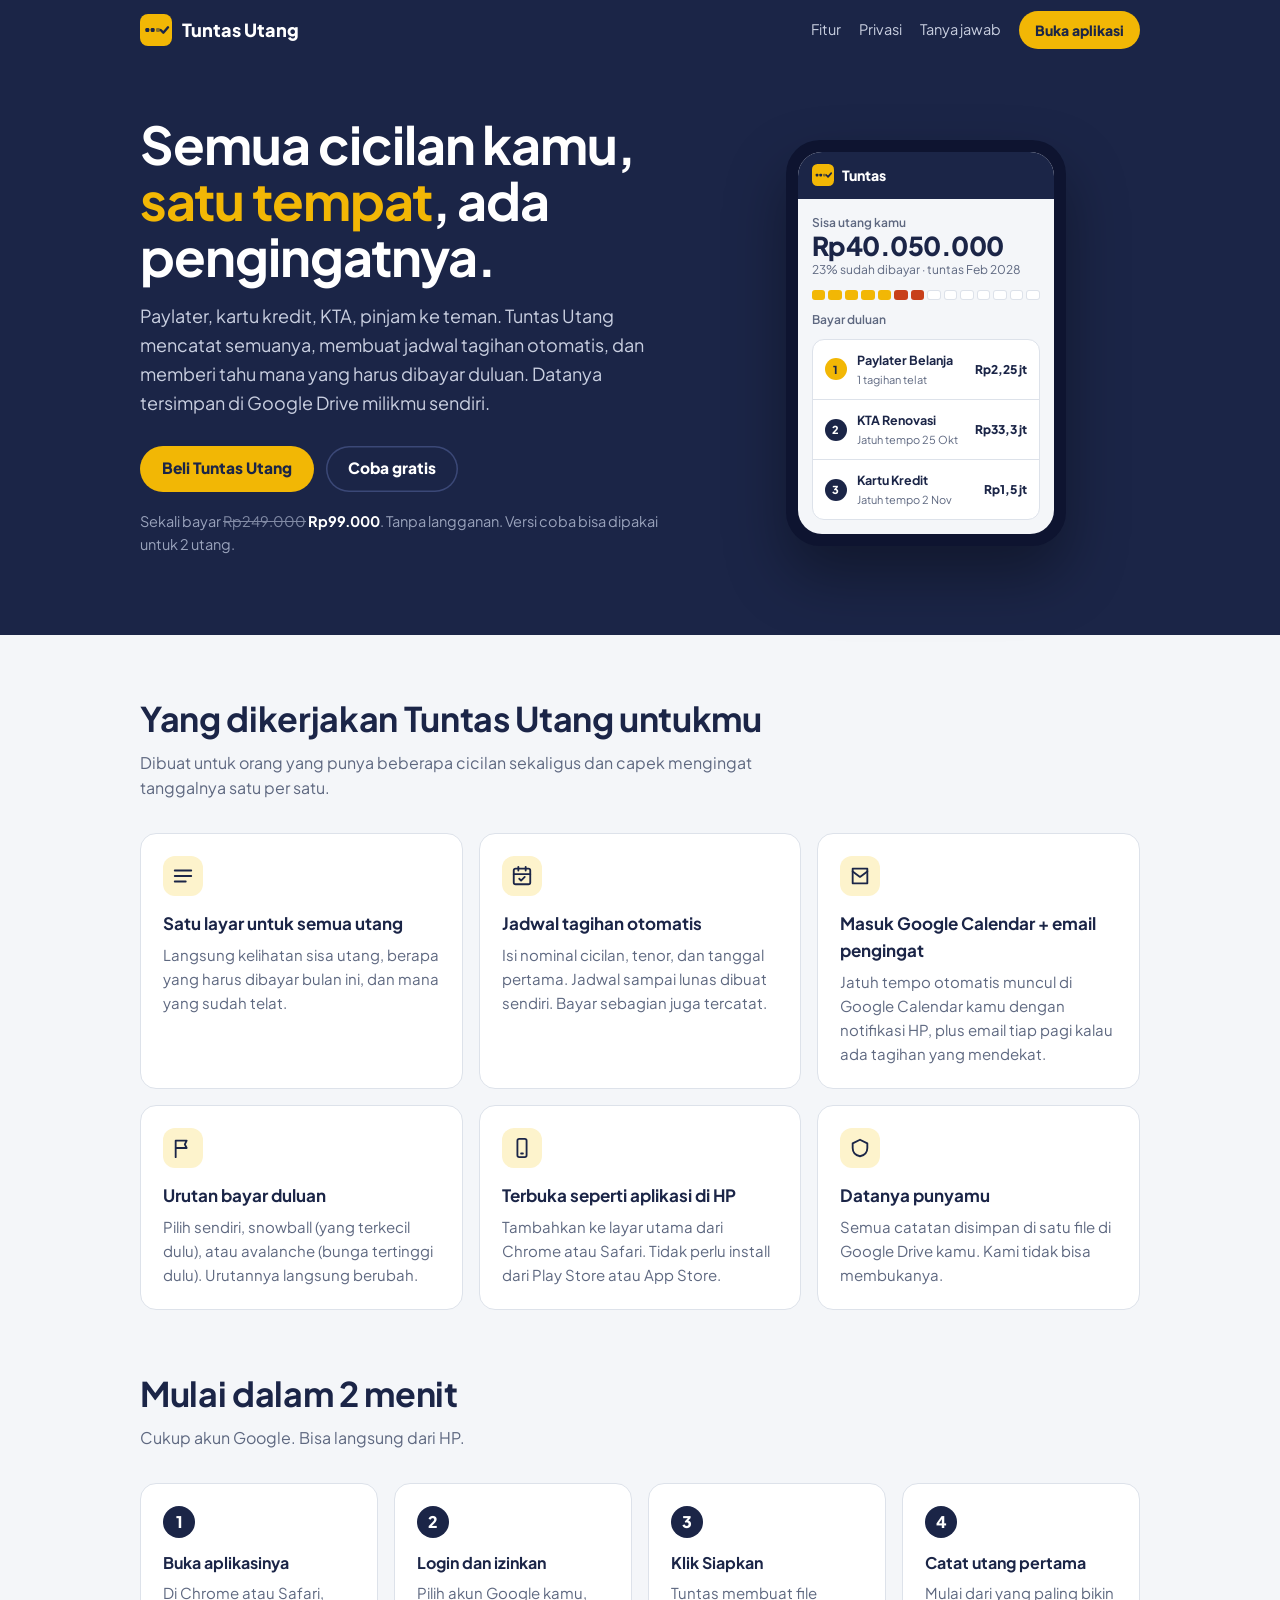
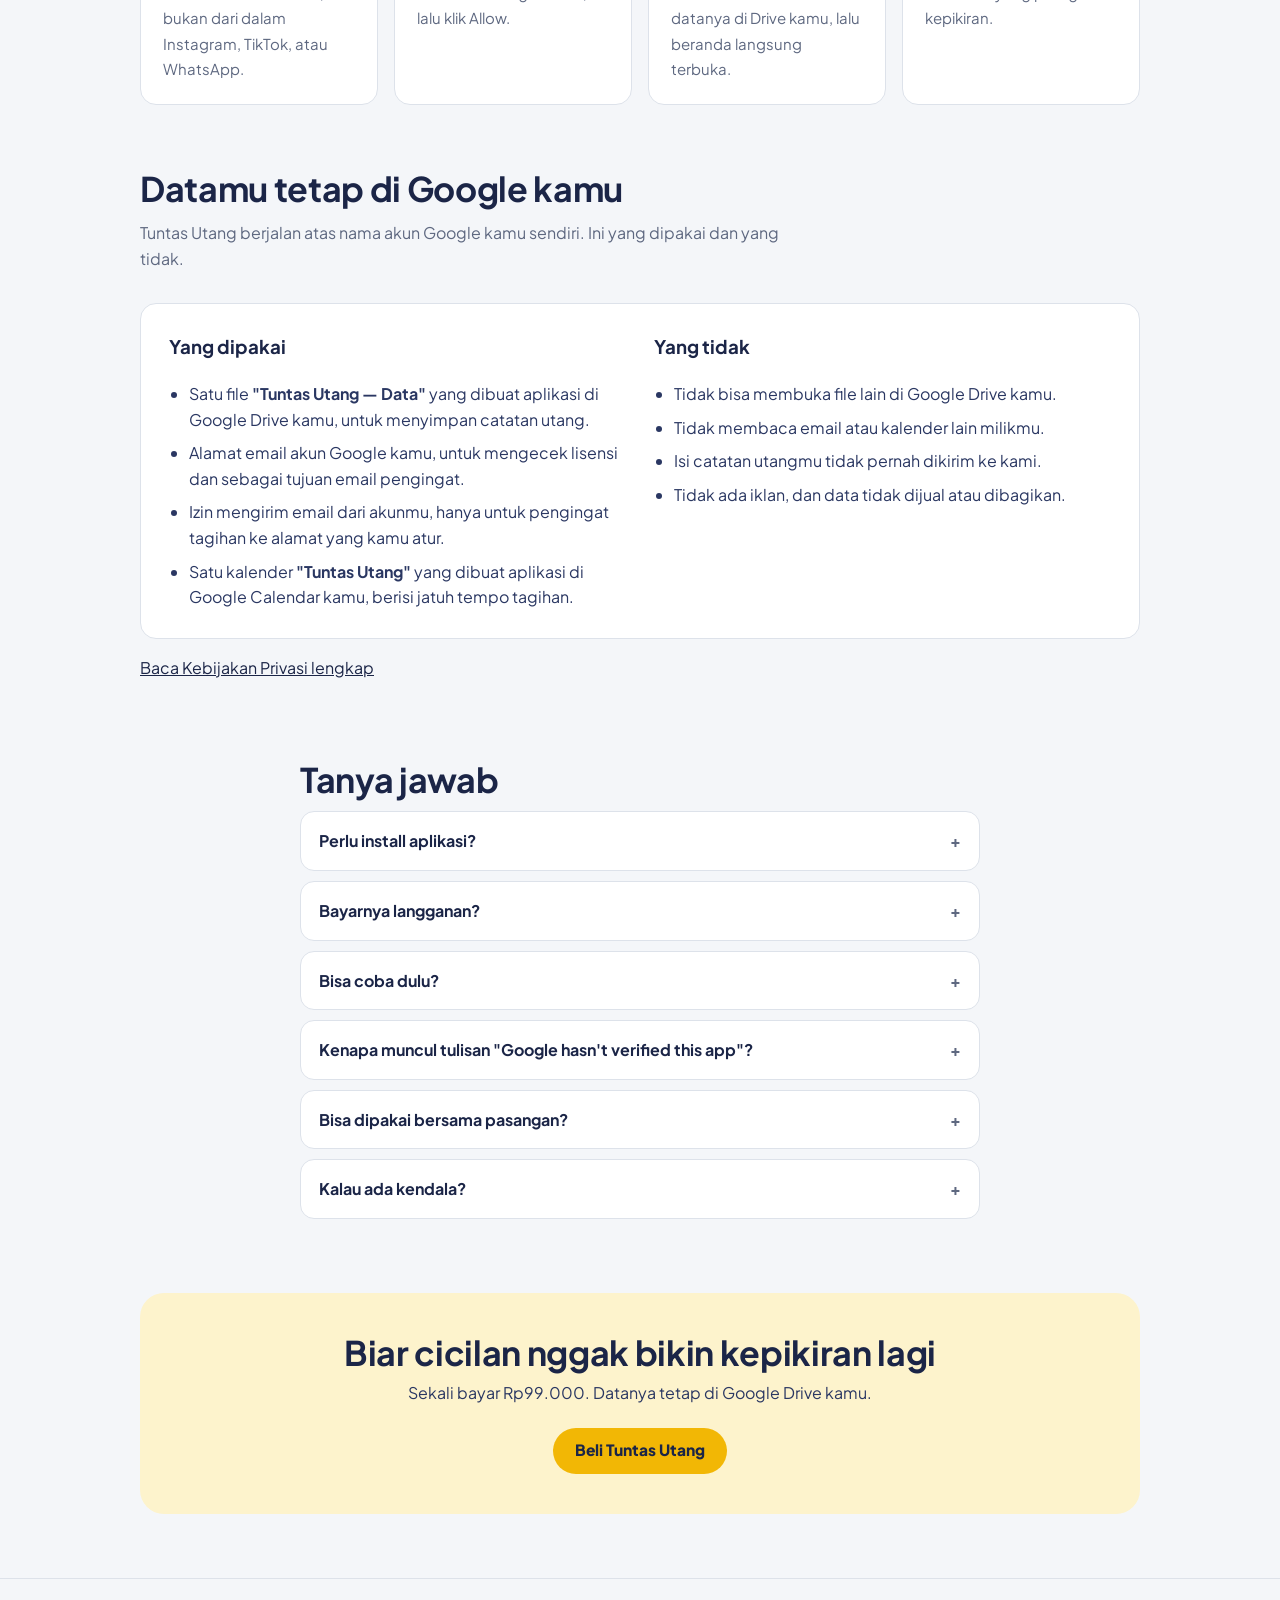
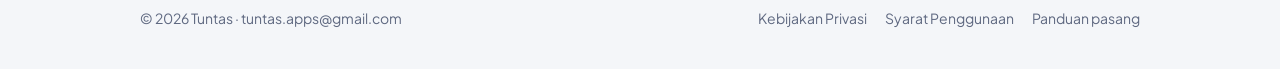
<file: index.html>
<!doctype html>
<html lang="id">
<head>
<meta charset="utf-8">
<meta name="viewport" content="width=device-width, initial-scale=1">
<title>Tuntas Utang</title>
<meta name="description" content="Tuntas Utang mencatat semua cicilan dan utangmu di satu tempat, membuat jadwal tagihan otomatis, dan mengirim email pengingat sebelum jatuh tempo. Datanya tersimpan di Google Drive milikmu sendiri.">
<link rel="icon" href="logo.svg" type="image/svg+xml">
<link rel="preconnect" href="https://fonts.googleapis.com">
<link rel="preconnect" href="https://fonts.gstatic.com" crossorigin>
<link href="https://fonts.googleapis.com/css2?family=Plus+Jakarta+Sans:wght@400;600;700;800&display=swap" rel="stylesheet">
<link rel="stylesheet" href="gaya.css">
</head>
<body>

<header class="kepala">
  <div class="wadah">
    <a class="merek" href="./" aria-label="Tuntas Utang, beranda">
      <svg viewBox="0 0 48 48" aria-hidden="true"><rect width="48" height="48" rx="12" fill="#F2B705"/><rect x="8" y="21" width="6" height="6" rx="2" fill="#1B2547"/><rect x="16" y="21" width="6" height="6" rx="2" fill="#1B2547"/><rect x="24" y="21" width="6" height="6" rx="2" fill="#1B2547" opacity=".5"/><path d="M31 24l4 4 7-8" fill="none" stroke="#1B2547" stroke-width="3.6" stroke-linecap="round" stroke-linejoin="round"/></svg>
      Tuntas Utang
    </a>
    <nav class="navi" aria-label="Utama">
      <a href="#fitur">Fitur</a>
      <a href="#privasi">Privasi</a>
      <a href="#tanya">Tanya jawab</a>
      <a class="tbl kecil" href="https://script.google.com/macros/s/AKfycbxICahEh6MQ4YKMn-XROFSUGWyIgpLUWvzJnH_3L-wqCRPZ5rBn_0hZo0xzUH-0PQu0/exec">Buka aplikasi</a>
    </nav>
  </div>
</header>

<main>
  <section class="hero">
    <div class="wadah">
      <div>
        <h1>Semua cicilan kamu, <span>satu tempat</span>, ada pengingatnya.</h1>
        <p class="lead">Paylater, kartu kredit, KTA, pinjam ke teman. Tuntas Utang mencatat semuanya, membuat jadwal tagihan otomatis, dan memberi tahu mana yang harus dibayar duluan. Datanya tersimpan di Google Drive milikmu sendiri.</p>
        <div class="aksi">
          <a class="tbl" href="https://tuntas-82126.myr.id/catalog/tuntas-utang">Beli Tuntas Utang</a>
          <a class="tbl garis" href="https://script.google.com/macros/s/AKfycbxICahEh6MQ4YKMn-XROFSUGWyIgpLUWvzJnH_3L-wqCRPZ5rBn_0hZo0xzUH-0PQu0/exec">Coba gratis</a>
        </div>
        <p class="harga">Sekali bayar <s>Rp249.000</s> <b>Rp99.000</b>. Tanpa langganan. Versi coba bisa dipakai untuk 2 utang.</p>
      </div>

      <div class="hp" role="img" aria-label="Contoh tampilan beranda Tuntas Utang di HP: sisa utang, jalur tagihan, dan urutan bayar duluan">
        <div class="hp-layar">
          <div class="hp-atas">
            <svg viewBox="0 0 48 48" aria-hidden="true"><rect width="48" height="48" rx="12" fill="#F2B705"/><rect x="8" y="21" width="6" height="6" rx="2" fill="#1B2547"/><rect x="16" y="21" width="6" height="6" rx="2" fill="#1B2547"/><rect x="24" y="21" width="6" height="6" rx="2" fill="#1B2547" opacity=".5"/><path d="M31 24l4 4 7-8" fill="none" stroke="#1B2547" stroke-width="3.6" stroke-linecap="round" stroke-linejoin="round"/></svg>
            Tuntas
          </div>
          <div class="hp-isi">
            <div>
              <div class="hp-label">Sisa utang kamu</div>
              <div class="hp-angka">Rp40.050.000</div>
              <div class="hp-label" style="font-weight:400">23% sudah dibayar · tuntas Feb 2028</div>
            </div>
            <div class="hp-jalur" aria-hidden="true"><i class="l"></i><i class="l"></i><i class="l"></i><i class="l"></i><i class="l"></i><i class="t"></i><i class="t"></i><i></i><i></i><i></i><i></i><i></i><i></i><i></i></div>
            <div class="hp-label">Bayar duluan</div>
            <div class="hp-kartu">
              <div class="hp-baris"><span class="hp-no k">1</span><div><b>Paylater Belanja</b><small>1 tagihan telat</small></div><span class="kanan">Rp2,25 jt</span></div>
              <div class="hp-baris"><span class="hp-no">2</span><div><b>KTA Renovasi</b><small>Jatuh tempo 25 Okt</small></div><span class="kanan">Rp33,3 jt</span></div>
              <div class="hp-baris"><span class="hp-no">3</span><div><b>Kartu Kredit</b><small>Jatuh tempo 2 Nov</small></div><span class="kanan">Rp1,5 jt</span></div>
            </div>
          </div>
        </div>
      </div>
    </div>
  </section>

  <section class="bagian" id="fitur">
    <div class="wadah">
      <h2>Yang dikerjakan Tuntas Utang untukmu</h2>
      <p class="sub">Dibuat untuk orang yang punya beberapa cicilan sekaligus dan capek mengingat tanggalnya satu per satu.</p>
      <div class="kisi">
        <div class="kartu">
          <div class="ikon"><svg viewBox="0 0 24 24" fill="none" stroke-width="2" stroke-linecap="round" stroke-linejoin="round" aria-hidden="true"><path d="M3 12h18M3 6h18M3 18h12"/></svg></div>
          <h3>Satu layar untuk semua utang</h3>
          <p>Langsung kelihatan sisa utang, berapa yang harus dibayar bulan ini, dan mana yang sudah telat.</p>
        </div>
        <div class="kartu">
          <div class="ikon"><svg viewBox="0 0 24 24" fill="none" stroke-width="2" stroke-linecap="round" stroke-linejoin="round" aria-hidden="true"><rect x="3" y="4" width="18" height="17" rx="2"/><path d="M8 2v4M16 2v4M3 10h18M9 15l2 2 4-4"/></svg></div>
          <h3>Jadwal tagihan otomatis</h3>
          <p>Isi nominal cicilan, tenor, dan tanggal pertama. Jadwal sampai lunas dibuat sendiri. Bayar sebagian juga tercatat.</p>
        </div>
        <div class="kartu">
          <div class="ikon"><svg viewBox="0 0 24 24" fill="none" stroke-width="2" stroke-linecap="round" stroke-linejoin="round" aria-hidden="true"><path d="M4 4h16v16H4z"/><path d="M4 7l8 6 8-6"/></svg></div>
          <h3>Masuk Google Calendar + email pengingat</h3>
          <p>Jatuh tempo otomatis muncul di Google Calendar kamu dengan notifikasi HP, plus email tiap pagi kalau ada tagihan yang mendekat.</p>
        </div>
        <div class="kartu">
          <div class="ikon"><svg viewBox="0 0 24 24" fill="none" stroke-width="2" stroke-linecap="round" stroke-linejoin="round" aria-hidden="true"><path d="M4 22V4M4 4h12l-2 4 2 4H4"/></svg></div>
          <h3>Urutan bayar duluan</h3>
          <p>Pilih sendiri, snowball (yang terkecil dulu), atau avalanche (bunga tertinggi dulu). Urutannya langsung berubah.</p>
        </div>
        <div class="kartu">
          <div class="ikon"><svg viewBox="0 0 24 24" fill="none" stroke-width="2" stroke-linecap="round" stroke-linejoin="round" aria-hidden="true"><rect x="7" y="2" width="10" height="20" rx="2"/><path d="M11 18h2"/></svg></div>
          <h3>Terbuka seperti aplikasi di HP</h3>
          <p>Tambahkan ke layar utama dari Chrome atau Safari. Tidak perlu install dari Play Store atau App Store.</p>
        </div>
        <div class="kartu">
          <div class="ikon"><svg viewBox="0 0 24 24" fill="none" stroke-width="2" stroke-linecap="round" stroke-linejoin="round" aria-hidden="true"><path d="M12 3l8 4v5c0 5-3.5 8-8 9-4.5-1-8-4-8-9V7z"/></svg></div>
          <h3>Datanya punyamu</h3>
          <p>Semua catatan disimpan di satu file di Google Drive kamu. Kami tidak bisa membukanya.</p>
        </div>
      </div>
    </div>
  </section>

  <section class="bagian" style="padding-top:0">
    <div class="wadah">
      <h2>Mulai dalam 2 menit</h2>
      <p class="sub">Cukup akun Google. Bisa langsung dari HP.</p>
      <ol class="langkah">
        <li><b>Buka aplikasinya</b><span>Di Chrome atau Safari, bukan dari dalam Instagram, TikTok, atau WhatsApp.</span></li>
        <li><b>Login dan izinkan</b><span>Pilih akun Google kamu, lalu klik Allow.</span></li>
        <li><b>Klik Siapkan</b><span>Tuntas membuat file datanya di Drive kamu, lalu beranda langsung terbuka.</span></li>
        <li><b>Catat utang pertama</b><span>Mulai dari yang paling bikin kepikiran.</span></li>
      </ol>
    </div>
  </section>

  <section class="bagian" id="privasi" style="padding-top:0">
    <div class="wadah">
      <h2>Datamu tetap di Google kamu</h2>
      <p class="sub">Tuntas Utang berjalan atas nama akun Google kamu sendiri. Ini yang dipakai dan yang tidak.</p>
      <div class="privasi-blok">
        <div>
          <h3 style="margin-top:0">Yang dipakai</h3>
          <ul>
            <li>Satu file <b>"Tuntas Utang — Data"</b> yang dibuat aplikasi di Google Drive kamu, untuk menyimpan catatan utang.</li>
            <li>Alamat email akun Google kamu, untuk mengecek lisensi dan sebagai tujuan email pengingat.</li>
            <li>Izin mengirim email dari akunmu, hanya untuk pengingat tagihan ke alamat yang kamu atur.</li>
            <li>Satu kalender <b>"Tuntas Utang"</b> yang dibuat aplikasi di Google Calendar kamu, berisi jatuh tempo tagihan.</li>
          </ul>
        </div>
        <div>
          <h3 style="margin-top:0">Yang tidak</h3>
          <ul>
            <li>Tidak bisa membuka file lain di Google Drive kamu.</li>
            <li>Tidak membaca email atau kalender lain milikmu.</li>
            <li>Isi catatan utangmu tidak pernah dikirim ke kami.</li>
            <li>Tidak ada iklan, dan data tidak dijual atau dibagikan.</li>
          </ul>
        </div>
      </div>
      <p style="margin-top:16px"><a href="privasi.html">Baca Kebijakan Privasi lengkap</a></p>
    </div>
  </section>

  <section class="bagian faq" id="tanya" style="padding-top:0">
    <div class="wadah sempit">
      <h2>Tanya jawab</h2>
      <details><summary>Perlu install aplikasi?</summary><p>Tidak perlu install dari Play Store atau App Store. Tuntas Utang dibuka lewat browser, dan bisa ditambahkan ke layar utama HP supaya terasa seperti aplikasi.</p></details>
      <details><summary>Bayarnya langganan?</summary><p>Tidak. Sekali bayar untuk satu akun Google, termasuk pembaruan versi 1.x.</p></details>
      <details><summary>Bisa coba dulu?</summary><p>Bisa. Tanpa membeli, aplikasinya bisa dipakai untuk mencatat 2 utang dengan semua fitur lain aktif.</p></details>
      <details><summary>Kenapa muncul tulisan "Google hasn't verified this app"?</summary><p>Tuntas Utang sedang dalam proses verifikasi Google. Sampai selesai, Google menampilkan peringatan itu. Klik Advanced, lalu Go to Tuntas Utang, untuk melanjutkan.</p></details>
      <details><summary>Bisa dipakai bersama pasangan?</summary><p>Satu lisensi untuk satu akun Google. Setiap akun punya file datanya sendiri.</p></details>
      <details><summary>Kalau ada kendala?</summary><p>Email ke <a href="mailto:tuntas.apps@gmail.com">tuntas.apps@gmail.com</a>. Kalau gagal dipakai dan kami tidak bisa membantu dalam 7 hari, uang kembali.</p></details>
    </div>
  </section>

  <section class="bagian" style="padding-top:0">
    <div class="wadah">
      <div class="cta">
        <h2>Biar cicilan nggak bikin kepikiran lagi</h2>
        <p>Sekali bayar Rp99.000. Datanya tetap di Google Drive kamu.</p>
        <a class="tbl" href="https://tuntas-82126.myr.id/catalog/tuntas-utang">Beli Tuntas Utang</a>
      </div>
    </div>
  </section>
</main>

<footer class="kaki">
  <div class="wadah">
    <div>© 2026 Tuntas · <a href="mailto:tuntas.apps@gmail.com">tuntas.apps@gmail.com</a></div>
    <nav aria-label="Kaki">
      <a href="privasi.html">Kebijakan Privasi</a>
      <a href="syarat.html">Syarat Penggunaan</a>
      <a href="https://script.google.com/macros/s/AKfycbw2K-e0TnV3Hi6RigIwaC6I-yBhyc2Y5euFlU7IsPOERhIoWfNe99LvxWqVJmGzgK9D/exec?aksi=panduan">Panduan pasang</a>
    </nav>
  </div>
</footer>

</body>
</html>
</file>
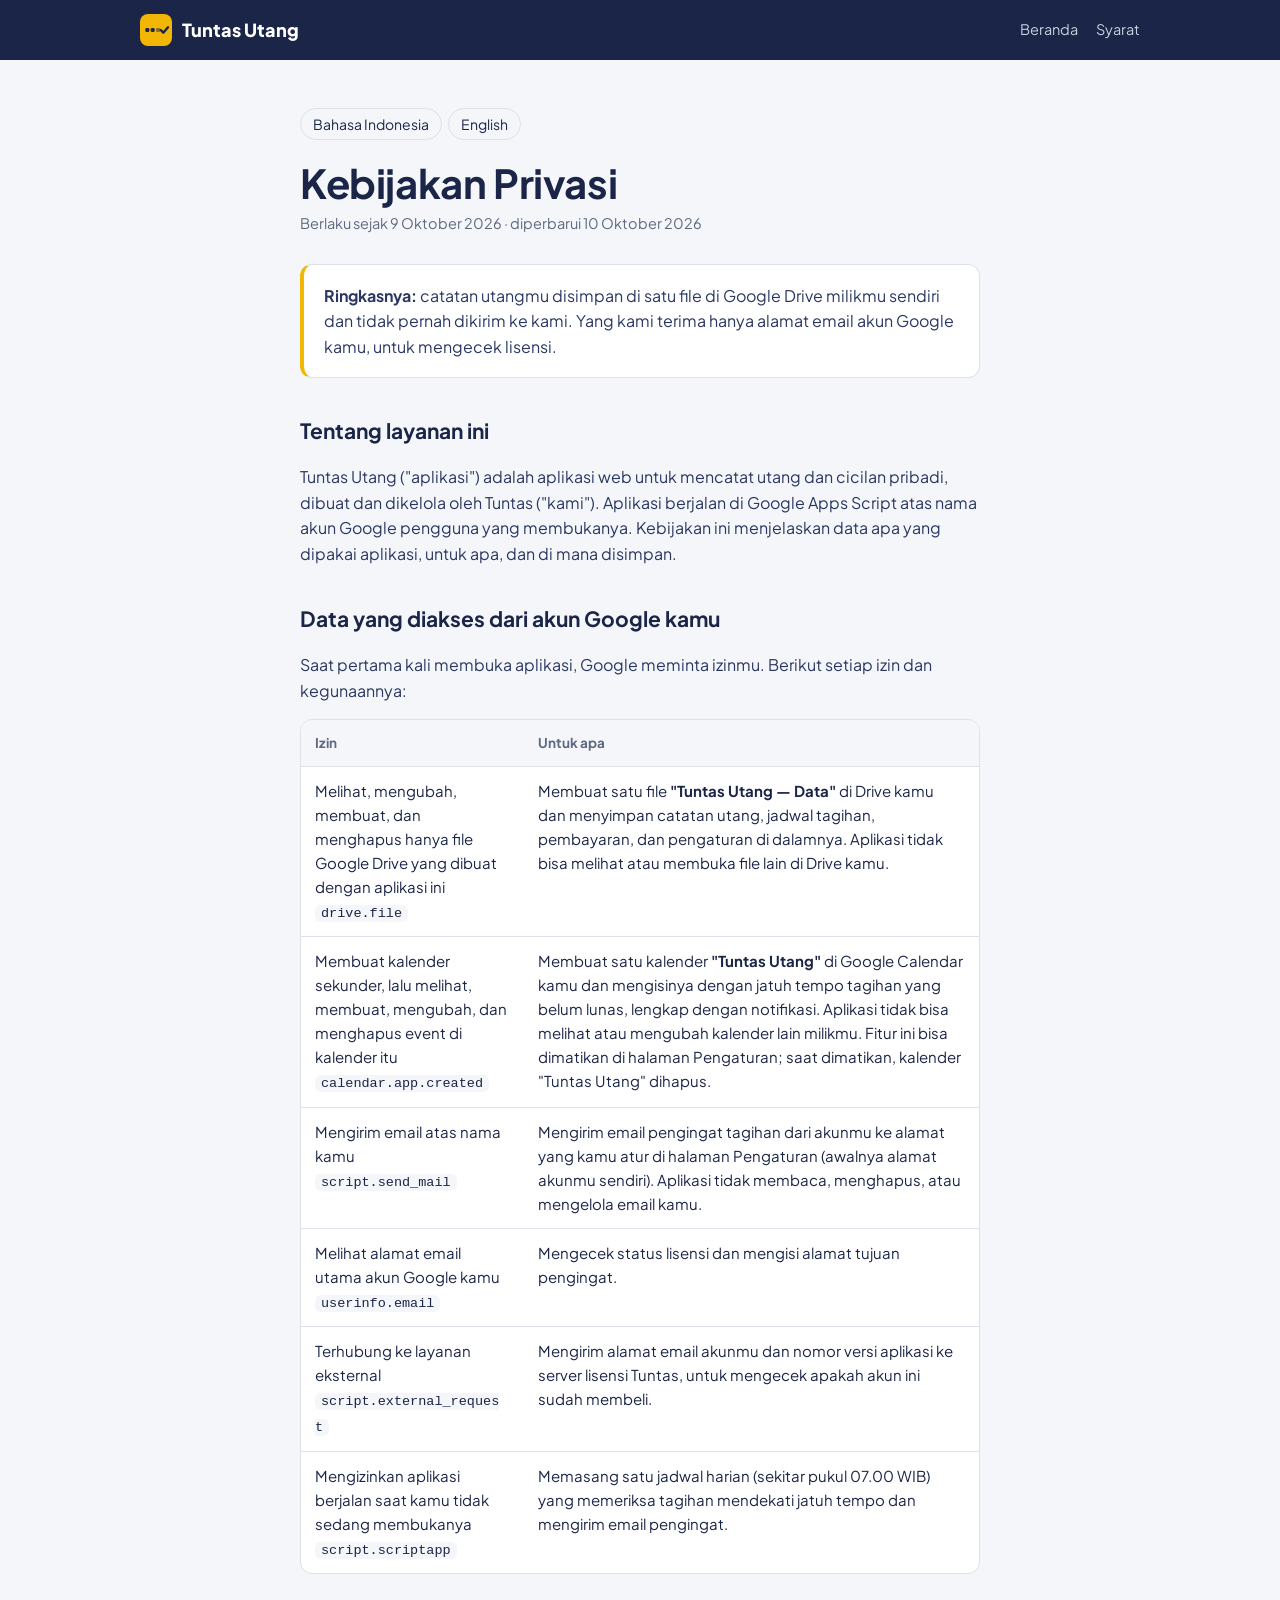
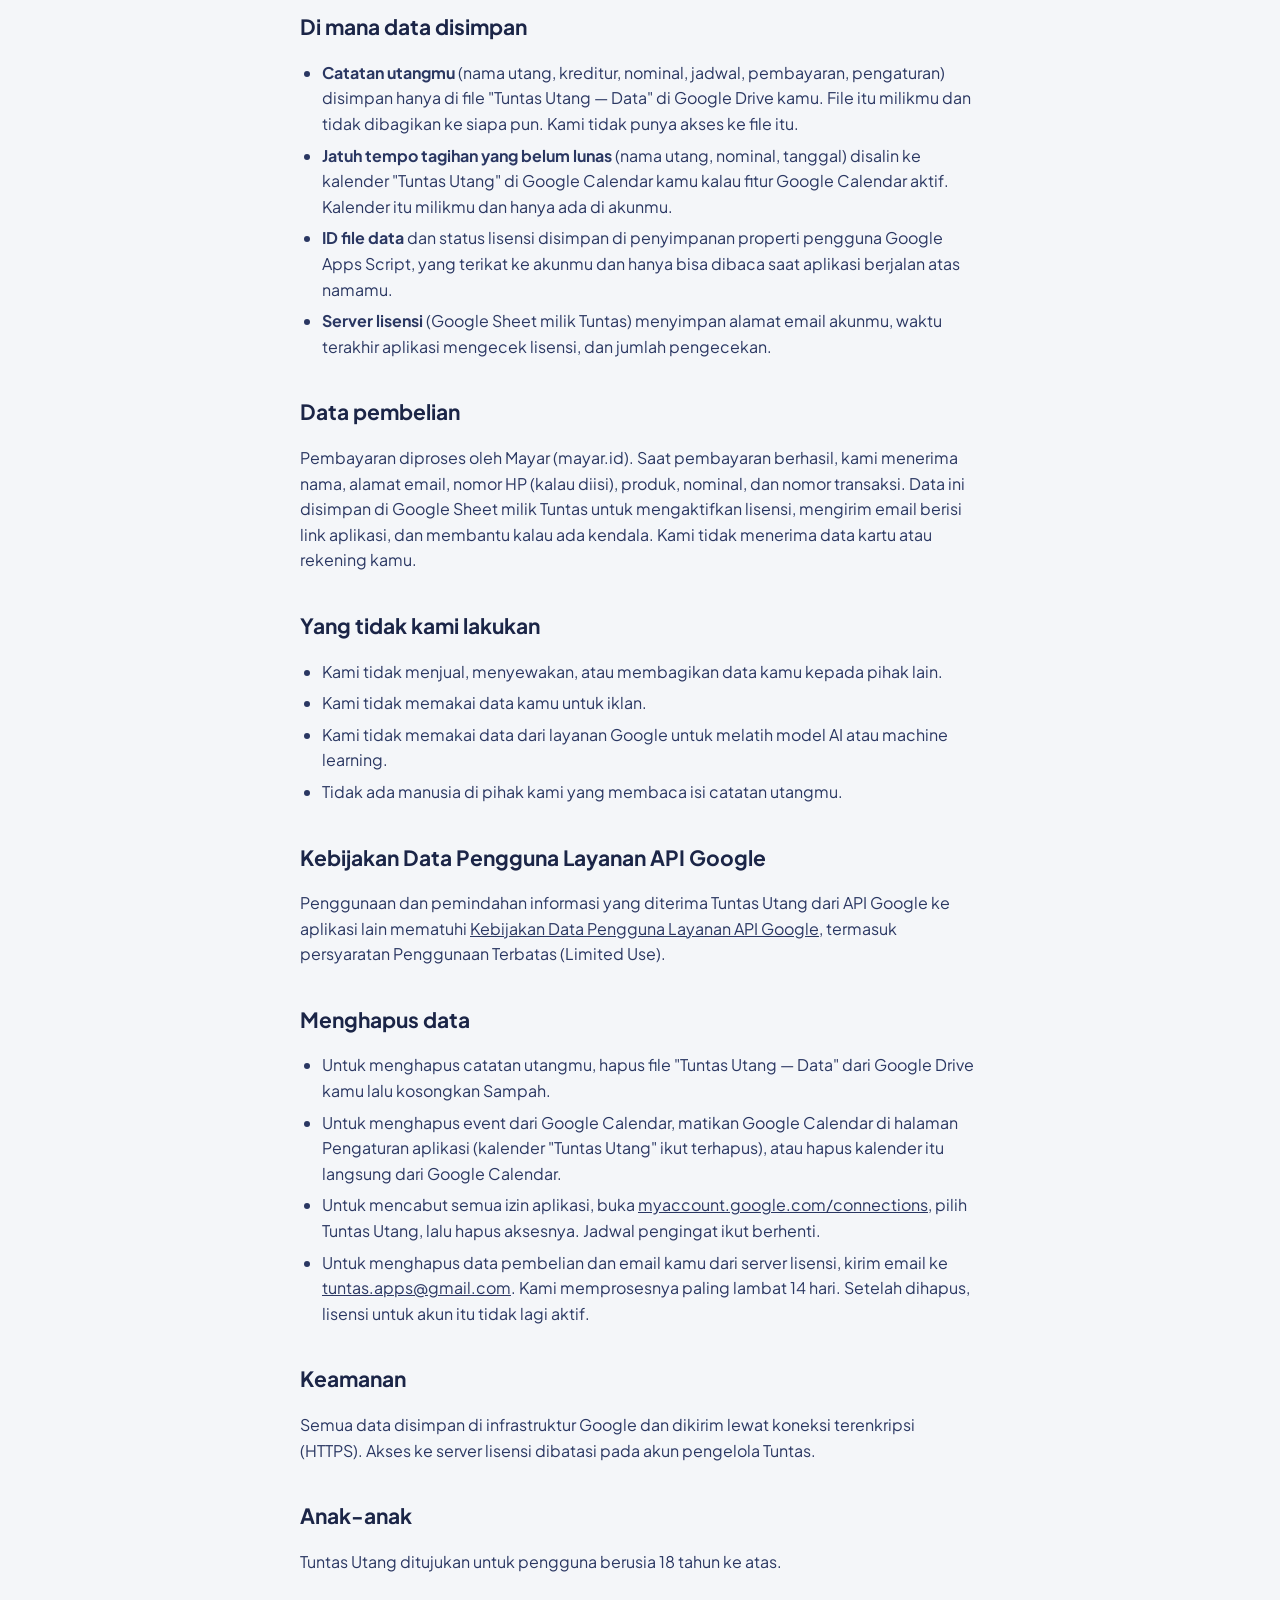
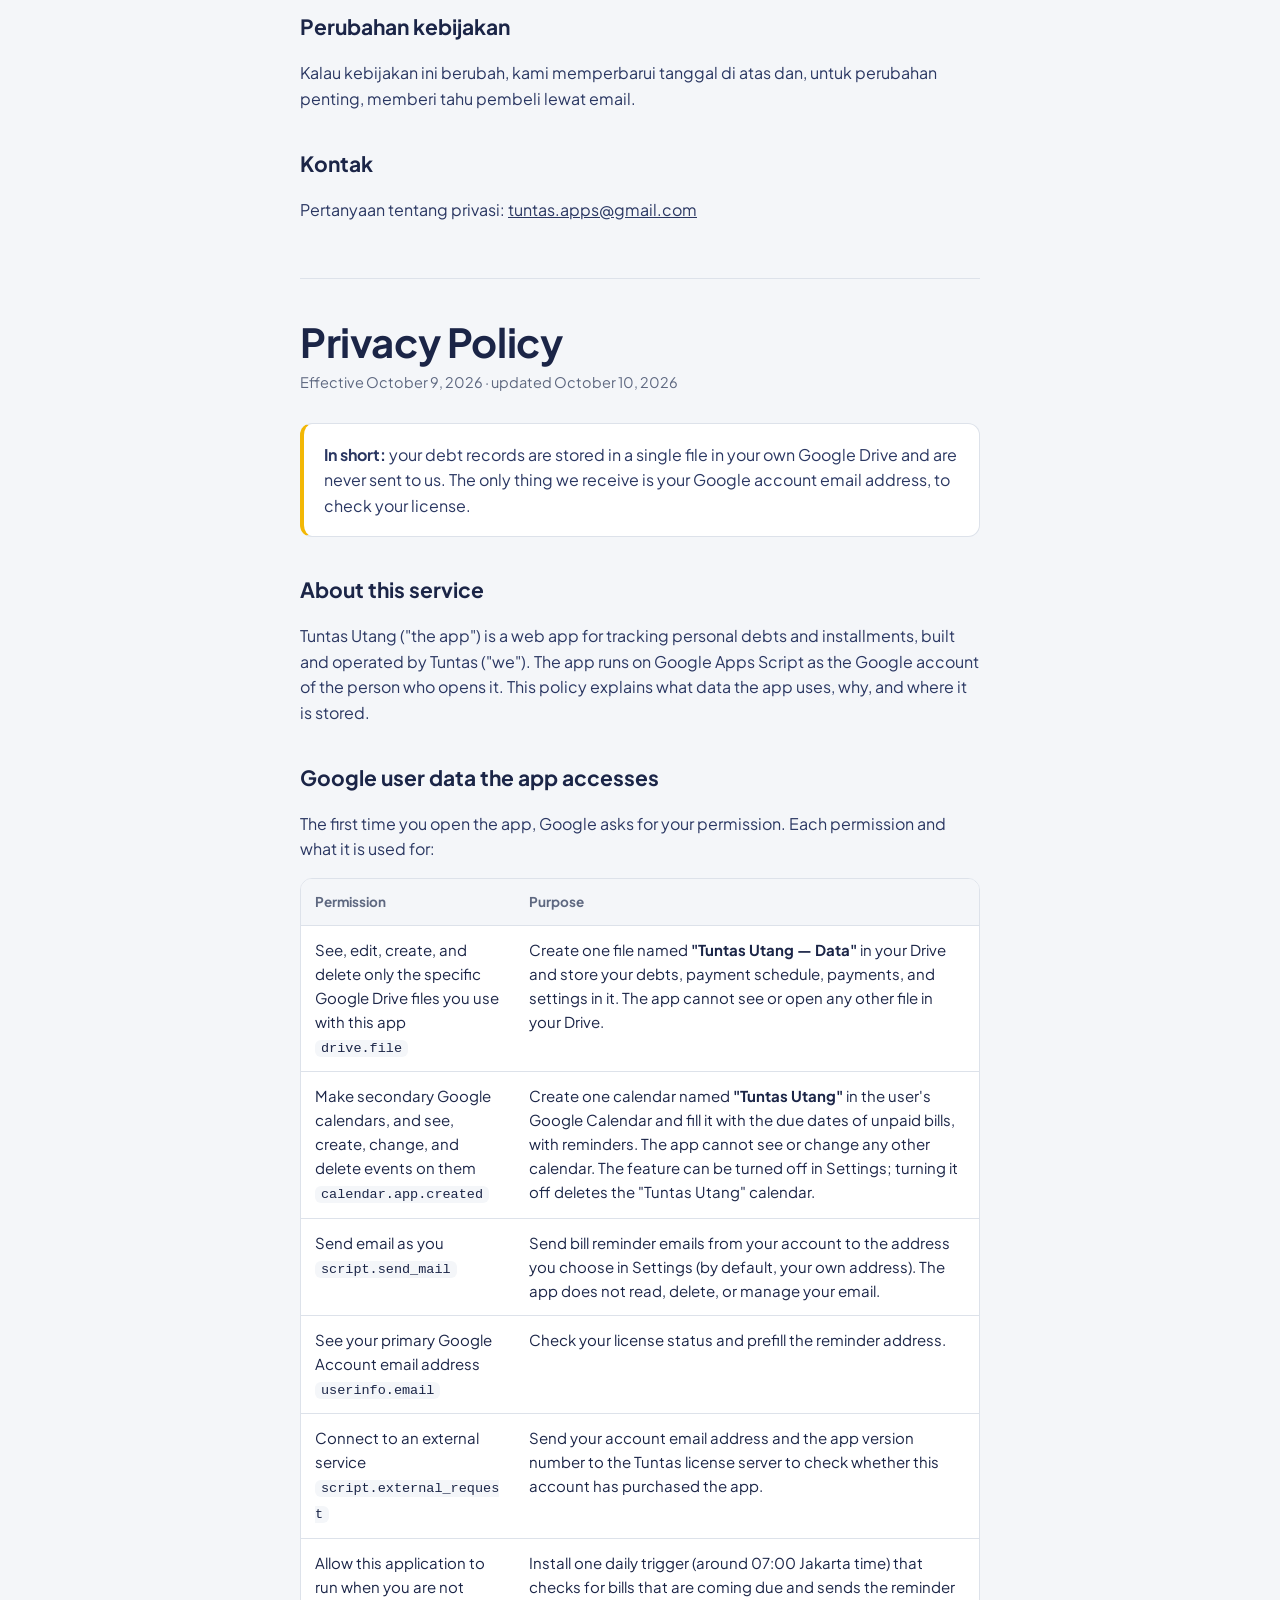
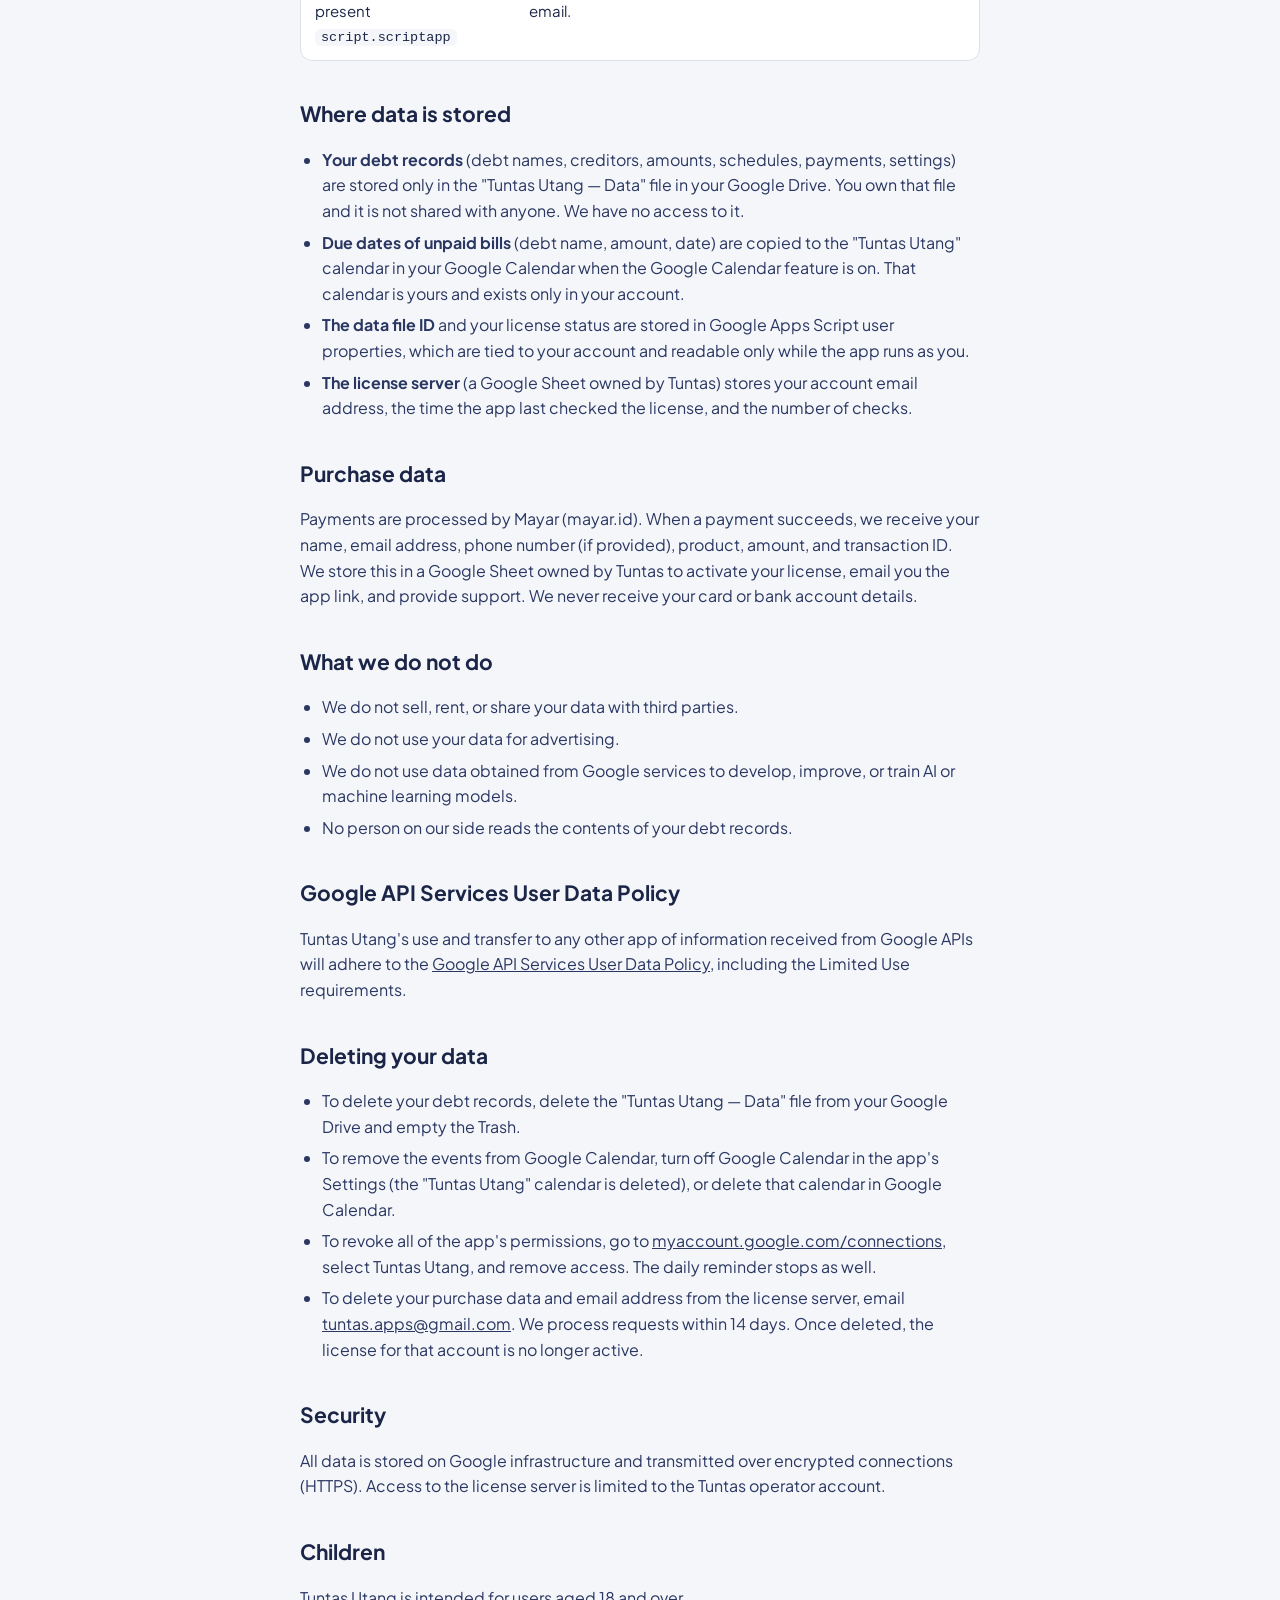
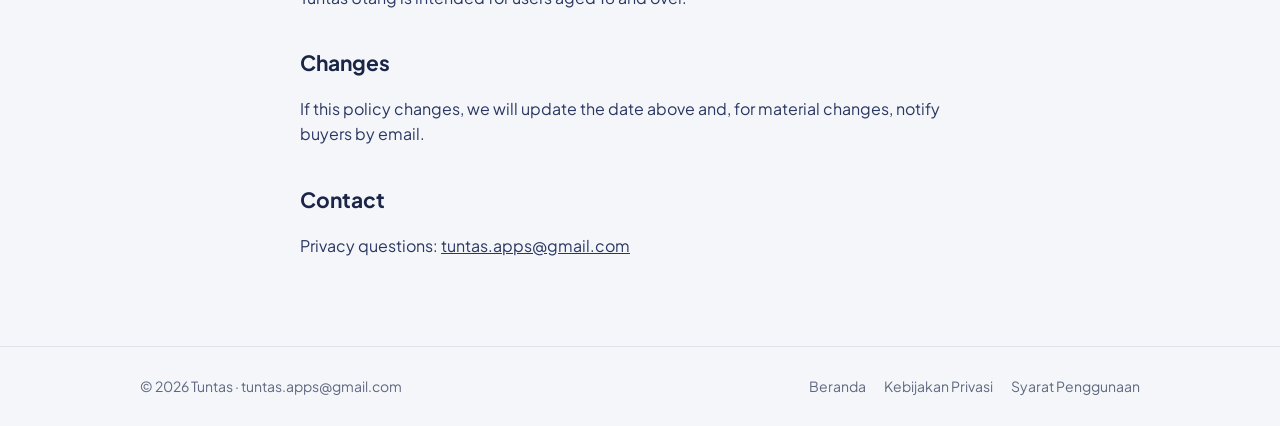
<file: privasi.html>
<!doctype html>
<html lang="id">
<head>
<meta charset="utf-8">
<meta name="viewport" content="width=device-width, initial-scale=1">
<title>Kebijakan Privasi · Tuntas Utang</title>
<meta name="description" content="Kebijakan Privasi Tuntas Utang: data apa yang dipakai, untuk apa, dan bagaimana data Google kamu dilindungi.">
<link rel="icon" href="logo.svg" type="image/svg+xml">
<link rel="preconnect" href="https://fonts.googleapis.com">
<link rel="preconnect" href="https://fonts.gstatic.com" crossorigin>
<link href="https://fonts.googleapis.com/css2?family=Plus+Jakarta+Sans:wght@400;600;700;800&display=swap" rel="stylesheet">
<link rel="stylesheet" href="gaya.css">
</head>
<body>

<header class="kepala">
  <div class="wadah">
    <a class="merek" href="./" aria-label="Tuntas Utang, beranda">
      <svg viewBox="0 0 48 48" aria-hidden="true"><rect width="48" height="48" rx="12" fill="#F2B705"/><rect x="8" y="21" width="6" height="6" rx="2" fill="#1B2547"/><rect x="16" y="21" width="6" height="6" rx="2" fill="#1B2547"/><rect x="24" y="21" width="6" height="6" rx="2" fill="#1B2547" opacity=".5"/><path d="M31 24l4 4 7-8" fill="none" stroke="#1B2547" stroke-width="3.6" stroke-linecap="round" stroke-linejoin="round"/></svg>
      Tuntas Utang
    </a>
    <nav class="navi" aria-label="Utama">
      <a href="./">Beranda</a>
      <a href="syarat.html">Syarat</a>
    </nav>
  </div>
</header>

<main class="dok">
  <div class="wadah sempit">
    <div class="bahasa"><a href="#id">Bahasa Indonesia</a><a href="#en">English</a></div>

    <article id="id" lang="id">
      <h1>Kebijakan Privasi</h1>
      <p class="tgl">Berlaku sejak 9 Oktober 2026 · diperbarui 10 Oktober 2026</p>

      <div class="ringkas"><p><b>Ringkasnya:</b> catatan utangmu disimpan di satu file di Google Drive milikmu sendiri dan tidak pernah dikirim ke kami. Yang kami terima hanya alamat email akun Google kamu, untuk mengecek lisensi.</p></div>

      <h2>Tentang layanan ini</h2>
      <p>Tuntas Utang ("aplikasi") adalah aplikasi web untuk mencatat utang dan cicilan pribadi, dibuat dan dikelola oleh Tuntas ("kami"). Aplikasi berjalan di Google Apps Script atas nama akun Google pengguna yang membukanya. Kebijakan ini menjelaskan data apa yang dipakai aplikasi, untuk apa, dan di mana disimpan.</p>

      <h2>Data yang diakses dari akun Google kamu</h2>
      <p>Saat pertama kali membuka aplikasi, Google meminta izinmu. Berikut setiap izin dan kegunaannya:</p>
      <table>
        <thead><tr><th>Izin</th><th>Untuk apa</th></tr></thead>
        <tbody>
          <tr><td>Melihat, mengubah, membuat, dan menghapus hanya file Google Drive yang dibuat dengan aplikasi ini<br><code>drive.file</code></td><td>Membuat satu file <b>"Tuntas Utang — Data"</b> di Drive kamu dan menyimpan catatan utang, jadwal tagihan, pembayaran, dan pengaturan di dalamnya. Aplikasi tidak bisa melihat atau membuka file lain di Drive kamu.</td></tr>
          <tr><td>Membuat kalender sekunder, lalu melihat, membuat, mengubah, dan menghapus event di kalender itu<br><code>calendar.app.created</code></td><td>Membuat satu kalender <b>"Tuntas Utang"</b> di Google Calendar kamu dan mengisinya dengan jatuh tempo tagihan yang belum lunas, lengkap dengan notifikasi. Aplikasi tidak bisa melihat atau mengubah kalender lain milikmu. Fitur ini bisa dimatikan di halaman Pengaturan; saat dimatikan, kalender "Tuntas Utang" dihapus.</td></tr>
          <tr><td>Mengirim email atas nama kamu<br><code>script.send_mail</code></td><td>Mengirim email pengingat tagihan dari akunmu ke alamat yang kamu atur di halaman Pengaturan (awalnya alamat akunmu sendiri). Aplikasi tidak membaca, menghapus, atau mengelola email kamu.</td></tr>
          <tr><td>Melihat alamat email utama akun Google kamu<br><code>userinfo.email</code></td><td>Mengecek status lisensi dan mengisi alamat tujuan pengingat.</td></tr>
          <tr><td>Terhubung ke layanan eksternal<br><code>script.external_request</code></td><td>Mengirim alamat email akunmu dan nomor versi aplikasi ke server lisensi Tuntas, untuk mengecek apakah akun ini sudah membeli.</td></tr>
          <tr><td>Mengizinkan aplikasi berjalan saat kamu tidak sedang membukanya<br><code>script.scriptapp</code></td><td>Memasang satu jadwal harian (sekitar pukul 07.00 WIB) yang memeriksa tagihan mendekati jatuh tempo dan mengirim email pengingat.</td></tr>
        </tbody>
      </table>

      <h2>Di mana data disimpan</h2>
      <ul>
        <li><b>Catatan utangmu</b> (nama utang, kreditur, nominal, jadwal, pembayaran, pengaturan) disimpan hanya di file "Tuntas Utang — Data" di Google Drive kamu. File itu milikmu dan tidak dibagikan ke siapa pun. Kami tidak punya akses ke file itu.</li>
        <li><b>Jatuh tempo tagihan yang belum lunas</b> (nama utang, nominal, tanggal) disalin ke kalender "Tuntas Utang" di Google Calendar kamu kalau fitur Google Calendar aktif. Kalender itu milikmu dan hanya ada di akunmu.</li>
        <li><b>ID file data</b> dan status lisensi disimpan di penyimpanan properti pengguna Google Apps Script, yang terikat ke akunmu dan hanya bisa dibaca saat aplikasi berjalan atas namamu.</li>
        <li><b>Server lisensi</b> (Google Sheet milik Tuntas) menyimpan alamat email akunmu, waktu terakhir aplikasi mengecek lisensi, dan jumlah pengecekan.</li>
      </ul>

      <h2>Data pembelian</h2>
      <p>Pembayaran diproses oleh Mayar (mayar.id). Saat pembayaran berhasil, kami menerima nama, alamat email, nomor HP (kalau diisi), produk, nominal, dan nomor transaksi. Data ini disimpan di Google Sheet milik Tuntas untuk mengaktifkan lisensi, mengirim email berisi link aplikasi, dan membantu kalau ada kendala. Kami tidak menerima data kartu atau rekening kamu.</p>

      <h2>Yang tidak kami lakukan</h2>
      <ul>
        <li>Kami tidak menjual, menyewakan, atau membagikan data kamu kepada pihak lain.</li>
        <li>Kami tidak memakai data kamu untuk iklan.</li>
        <li>Kami tidak memakai data dari layanan Google untuk melatih model AI atau machine learning.</li>
        <li>Tidak ada manusia di pihak kami yang membaca isi catatan utangmu.</li>
      </ul>

      <h2>Kebijakan Data Pengguna Layanan API Google</h2>
      <p>Penggunaan dan pemindahan informasi yang diterima Tuntas Utang dari API Google ke aplikasi lain mematuhi <a href="https://developers.google.com/terms/api-services-user-data-policy">Kebijakan Data Pengguna Layanan API Google</a>, termasuk persyaratan Penggunaan Terbatas (Limited Use).</p>

      <h2>Menghapus data</h2>
      <ul>
        <li>Untuk menghapus catatan utangmu, hapus file "Tuntas Utang — Data" dari Google Drive kamu lalu kosongkan Sampah.</li>
        <li>Untuk menghapus event dari Google Calendar, matikan Google Calendar di halaman Pengaturan aplikasi (kalender "Tuntas Utang" ikut terhapus), atau hapus kalender itu langsung dari Google Calendar.</li>
        <li>Untuk mencabut semua izin aplikasi, buka <a href="https://myaccount.google.com/connections">myaccount.google.com/connections</a>, pilih Tuntas Utang, lalu hapus aksesnya. Jadwal pengingat ikut berhenti.</li>
        <li>Untuk menghapus data pembelian dan email kamu dari server lisensi, kirim email ke <a href="mailto:tuntas.apps@gmail.com">tuntas.apps@gmail.com</a>. Kami memprosesnya paling lambat 14 hari. Setelah dihapus, lisensi untuk akun itu tidak lagi aktif.</li>
      </ul>

      <h2>Keamanan</h2>
      <p>Semua data disimpan di infrastruktur Google dan dikirim lewat koneksi terenkripsi (HTTPS). Akses ke server lisensi dibatasi pada akun pengelola Tuntas.</p>

      <h2>Anak-anak</h2>
      <p>Tuntas Utang ditujukan untuk pengguna berusia 18 tahun ke atas.</p>

      <h2>Perubahan kebijakan</h2>
      <p>Kalau kebijakan ini berubah, kami memperbarui tanggal di atas dan, untuk perubahan penting, memberi tahu pembeli lewat email.</p>

      <h2>Kontak</h2>
      <p>Pertanyaan tentang privasi: <a href="mailto:tuntas.apps@gmail.com">tuntas.apps@gmail.com</a></p>
    </article>

    <hr class="pemisah">

    <article id="en" lang="en">
      <h1>Privacy Policy</h1>
      <p class="tgl">Effective October 9, 2026 · updated October 10, 2026</p>

      <div class="ringkas"><p><b>In short:</b> your debt records are stored in a single file in your own Google Drive and are never sent to us. The only thing we receive is your Google account email address, to check your license.</p></div>

      <h2>About this service</h2>
      <p>Tuntas Utang ("the app") is a web app for tracking personal debts and installments, built and operated by Tuntas ("we"). The app runs on Google Apps Script as the Google account of the person who opens it. This policy explains what data the app uses, why, and where it is stored.</p>

      <h2>Google user data the app accesses</h2>
      <p>The first time you open the app, Google asks for your permission. Each permission and what it is used for:</p>
      <table>
        <thead><tr><th>Permission</th><th>Purpose</th></tr></thead>
        <tbody>
          <tr><td>See, edit, create, and delete only the specific Google Drive files you use with this app<br><code>drive.file</code></td><td>Create one file named <b>"Tuntas Utang — Data"</b> in your Drive and store your debts, payment schedule, payments, and settings in it. The app cannot see or open any other file in your Drive.</td></tr>
          <tr><td>Make secondary Google calendars, and see, create, change, and delete events on them<br><code>calendar.app.created</code></td><td>Create one calendar named <b>"Tuntas Utang"</b> in the user's Google Calendar and fill it with the due dates of unpaid bills, with reminders. The app cannot see or change any other calendar. The feature can be turned off in Settings; turning it off deletes the "Tuntas Utang" calendar.</td></tr>
          <tr><td>Send email as you<br><code>script.send_mail</code></td><td>Send bill reminder emails from your account to the address you choose in Settings (by default, your own address). The app does not read, delete, or manage your email.</td></tr>
          <tr><td>See your primary Google Account email address<br><code>userinfo.email</code></td><td>Check your license status and prefill the reminder address.</td></tr>
          <tr><td>Connect to an external service<br><code>script.external_request</code></td><td>Send your account email address and the app version number to the Tuntas license server to check whether this account has purchased the app.</td></tr>
          <tr><td>Allow this application to run when you are not present<br><code>script.scriptapp</code></td><td>Install one daily trigger (around 07:00 Jakarta time) that checks for bills that are coming due and sends the reminder email.</td></tr>
        </tbody>
      </table>

      <h2>Where data is stored</h2>
      <ul>
        <li><b>Your debt records</b> (debt names, creditors, amounts, schedules, payments, settings) are stored only in the "Tuntas Utang — Data" file in your Google Drive. You own that file and it is not shared with anyone. We have no access to it.</li>
        <li><b>Due dates of unpaid bills</b> (debt name, amount, date) are copied to the "Tuntas Utang" calendar in your Google Calendar when the Google Calendar feature is on. That calendar is yours and exists only in your account.</li>
        <li><b>The data file ID</b> and your license status are stored in Google Apps Script user properties, which are tied to your account and readable only while the app runs as you.</li>
        <li><b>The license server</b> (a Google Sheet owned by Tuntas) stores your account email address, the time the app last checked the license, and the number of checks.</li>
      </ul>

      <h2>Purchase data</h2>
      <p>Payments are processed by Mayar (mayar.id). When a payment succeeds, we receive your name, email address, phone number (if provided), product, amount, and transaction ID. We store this in a Google Sheet owned by Tuntas to activate your license, email you the app link, and provide support. We never receive your card or bank account details.</p>

      <h2>What we do not do</h2>
      <ul>
        <li>We do not sell, rent, or share your data with third parties.</li>
        <li>We do not use your data for advertising.</li>
        <li>We do not use data obtained from Google services to develop, improve, or train AI or machine learning models.</li>
        <li>No person on our side reads the contents of your debt records.</li>
      </ul>

      <h2>Google API Services User Data Policy</h2>
      <p>Tuntas Utang's use and transfer to any other app of information received from Google APIs will adhere to the <a href="https://developers.google.com/terms/api-services-user-data-policy">Google API Services User Data Policy</a>, including the Limited Use requirements.</p>

      <h2>Deleting your data</h2>
      <ul>
        <li>To delete your debt records, delete the "Tuntas Utang — Data" file from your Google Drive and empty the Trash.</li>
        <li>To remove the events from Google Calendar, turn off Google Calendar in the app's Settings (the "Tuntas Utang" calendar is deleted), or delete that calendar in Google Calendar.</li>
        <li>To revoke all of the app's permissions, go to <a href="https://myaccount.google.com/connections">myaccount.google.com/connections</a>, select Tuntas Utang, and remove access. The daily reminder stops as well.</li>
        <li>To delete your purchase data and email address from the license server, email <a href="mailto:tuntas.apps@gmail.com">tuntas.apps@gmail.com</a>. We process requests within 14 days. Once deleted, the license for that account is no longer active.</li>
      </ul>

      <h2>Security</h2>
      <p>All data is stored on Google infrastructure and transmitted over encrypted connections (HTTPS). Access to the license server is limited to the Tuntas operator account.</p>

      <h2>Children</h2>
      <p>Tuntas Utang is intended for users aged 18 and over.</p>

      <h2>Changes</h2>
      <p>If this policy changes, we will update the date above and, for material changes, notify buyers by email.</p>

      <h2>Contact</h2>
      <p>Privacy questions: <a href="mailto:tuntas.apps@gmail.com">tuntas.apps@gmail.com</a></p>
    </article>
  </div>
</main>

<footer class="kaki">
  <div class="wadah">
    <div>© 2026 Tuntas · <a href="mailto:tuntas.apps@gmail.com">tuntas.apps@gmail.com</a></div>
    <nav aria-label="Kaki">
      <a href="./">Beranda</a>
      <a href="privasi.html">Kebijakan Privasi</a>
      <a href="syarat.html">Syarat Penggunaan</a>
    </nav>
  </div>
</footer>

</body>
</html>
</file>
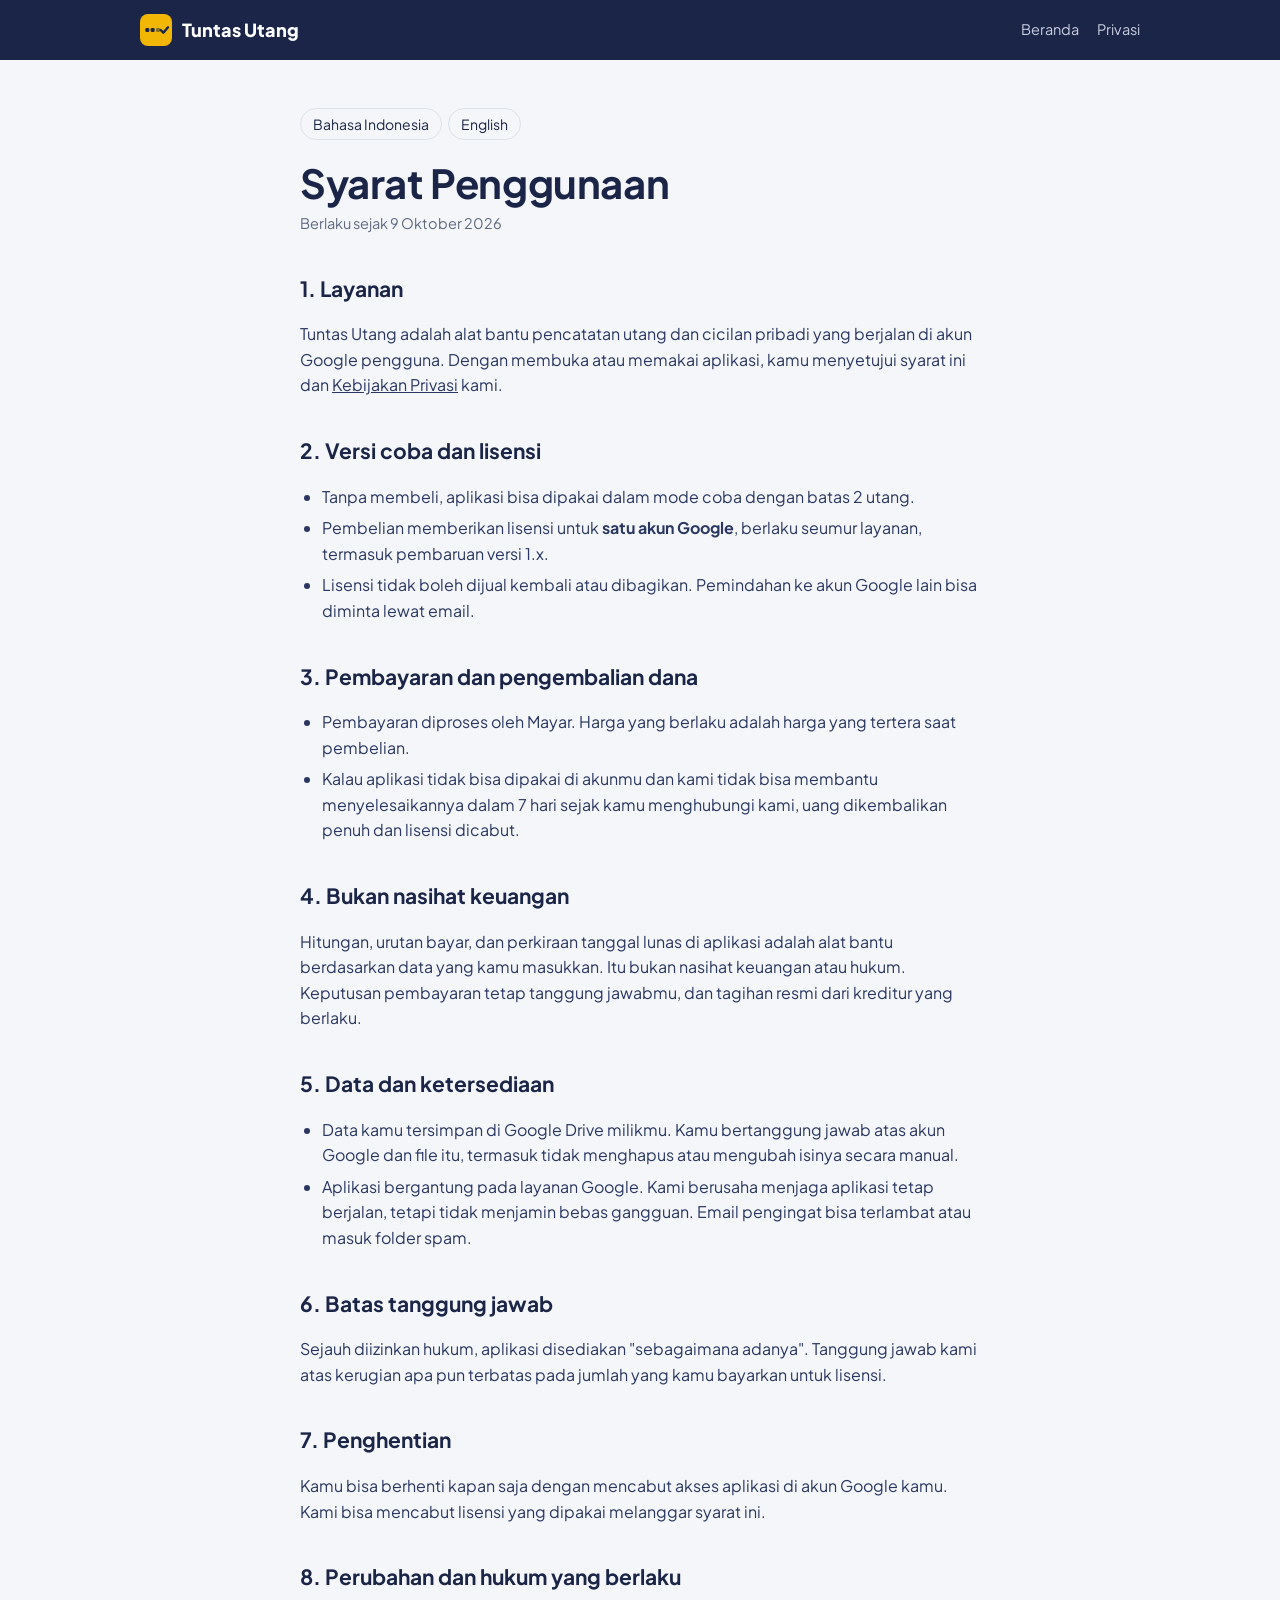
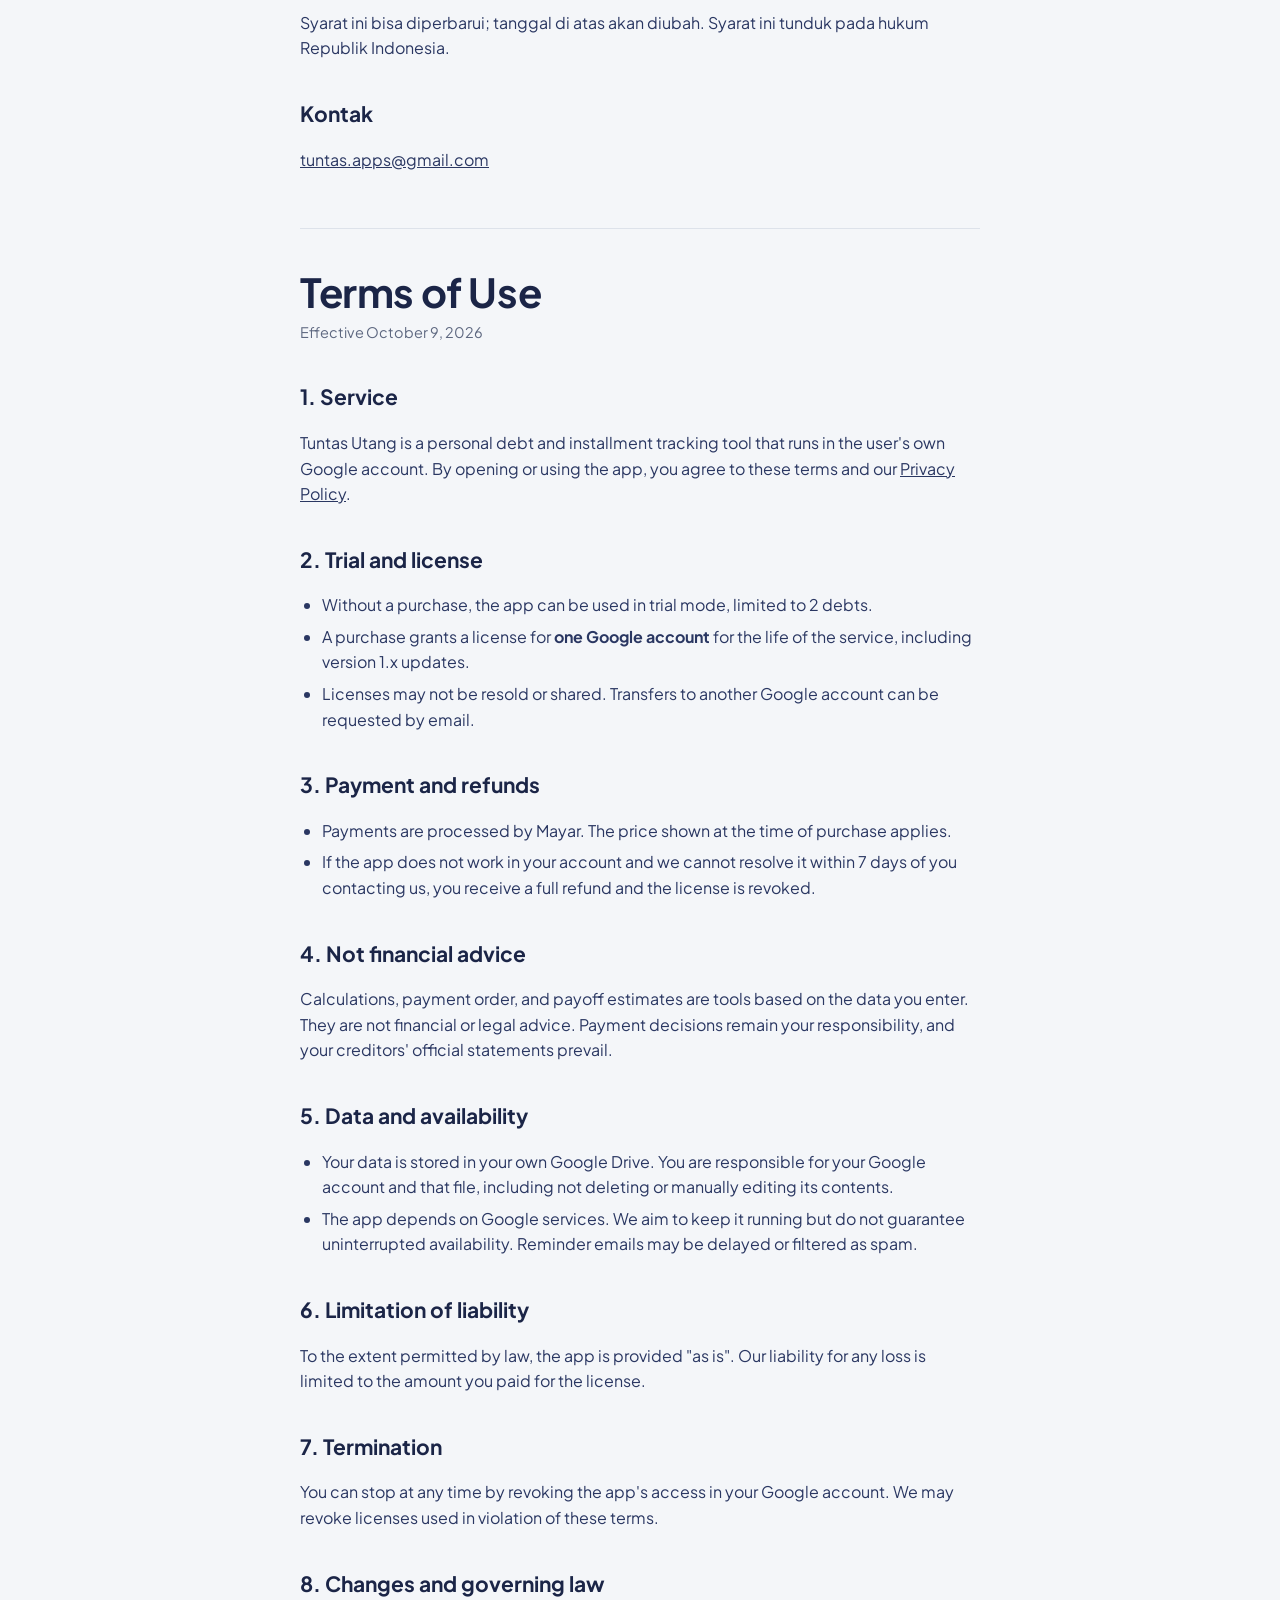
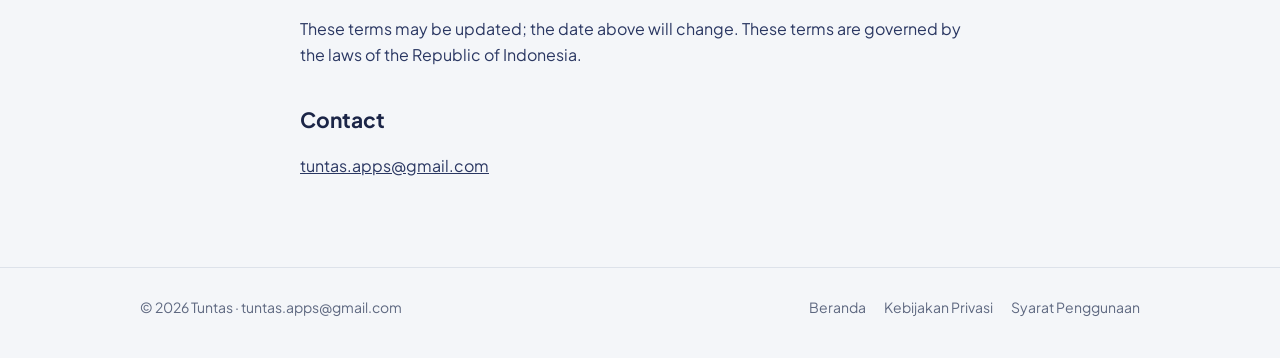
<file: syarat.html>
<!doctype html>
<html lang="id">
<head>
<meta charset="utf-8">
<meta name="viewport" content="width=device-width, initial-scale=1">
<title>Syarat Penggunaan · Tuntas Utang</title>
<meta name="description" content="Syarat Penggunaan Tuntas Utang: lisensi, pembayaran, pengembalian dana, dan batas tanggung jawab.">
<link rel="icon" href="logo.svg" type="image/svg+xml">
<link rel="preconnect" href="https://fonts.googleapis.com">
<link rel="preconnect" href="https://fonts.gstatic.com" crossorigin>
<link href="https://fonts.googleapis.com/css2?family=Plus+Jakarta+Sans:wght@400;600;700;800&display=swap" rel="stylesheet">
<link rel="stylesheet" href="gaya.css">
</head>
<body>

<header class="kepala">
  <div class="wadah">
    <a class="merek" href="./" aria-label="Tuntas Utang, beranda">
      <svg viewBox="0 0 48 48" aria-hidden="true"><rect width="48" height="48" rx="12" fill="#F2B705"/><rect x="8" y="21" width="6" height="6" rx="2" fill="#1B2547"/><rect x="16" y="21" width="6" height="6" rx="2" fill="#1B2547"/><rect x="24" y="21" width="6" height="6" rx="2" fill="#1B2547" opacity=".5"/><path d="M31 24l4 4 7-8" fill="none" stroke="#1B2547" stroke-width="3.6" stroke-linecap="round" stroke-linejoin="round"/></svg>
      Tuntas Utang
    </a>
    <nav class="navi" aria-label="Utama">
      <a href="./">Beranda</a>
      <a href="privasi.html">Privasi</a>
    </nav>
  </div>
</header>

<main class="dok">
  <div class="wadah sempit">
    <div class="bahasa"><a href="#id">Bahasa Indonesia</a><a href="#en">English</a></div>

    <article id="id" lang="id">
      <h1>Syarat Penggunaan</h1>
      <p class="tgl">Berlaku sejak 9 Oktober 2026</p>

      <h2>1. Layanan</h2>
      <p>Tuntas Utang adalah alat bantu pencatatan utang dan cicilan pribadi yang berjalan di akun Google pengguna. Dengan membuka atau memakai aplikasi, kamu menyetujui syarat ini dan <a href="privasi.html">Kebijakan Privasi</a> kami.</p>

      <h2>2. Versi coba dan lisensi</h2>
      <ul>
        <li>Tanpa membeli, aplikasi bisa dipakai dalam mode coba dengan batas 2 utang.</li>
        <li>Pembelian memberikan lisensi untuk <b>satu akun Google</b>, berlaku seumur layanan, termasuk pembaruan versi 1.x.</li>
        <li>Lisensi tidak boleh dijual kembali atau dibagikan. Pemindahan ke akun Google lain bisa diminta lewat email.</li>
      </ul>

      <h2>3. Pembayaran dan pengembalian dana</h2>
      <ul>
        <li>Pembayaran diproses oleh Mayar. Harga yang berlaku adalah harga yang tertera saat pembelian.</li>
        <li>Kalau aplikasi tidak bisa dipakai di akunmu dan kami tidak bisa membantu menyelesaikannya dalam 7 hari sejak kamu menghubungi kami, uang dikembalikan penuh dan lisensi dicabut.</li>
      </ul>

      <h2>4. Bukan nasihat keuangan</h2>
      <p>Hitungan, urutan bayar, dan perkiraan tanggal lunas di aplikasi adalah alat bantu berdasarkan data yang kamu masukkan. Itu bukan nasihat keuangan atau hukum. Keputusan pembayaran tetap tanggung jawabmu, dan tagihan resmi dari kreditur yang berlaku.</p>

      <h2>5. Data dan ketersediaan</h2>
      <ul>
        <li>Data kamu tersimpan di Google Drive milikmu. Kamu bertanggung jawab atas akun Google dan file itu, termasuk tidak menghapus atau mengubah isinya secara manual.</li>
        <li>Aplikasi bergantung pada layanan Google. Kami berusaha menjaga aplikasi tetap berjalan, tetapi tidak menjamin bebas gangguan. Email pengingat bisa terlambat atau masuk folder spam.</li>
      </ul>

      <h2>6. Batas tanggung jawab</h2>
      <p>Sejauh diizinkan hukum, aplikasi disediakan "sebagaimana adanya". Tanggung jawab kami atas kerugian apa pun terbatas pada jumlah yang kamu bayarkan untuk lisensi.</p>

      <h2>7. Penghentian</h2>
      <p>Kamu bisa berhenti kapan saja dengan mencabut akses aplikasi di akun Google kamu. Kami bisa mencabut lisensi yang dipakai melanggar syarat ini.</p>

      <h2>8. Perubahan dan hukum yang berlaku</h2>
      <p>Syarat ini bisa diperbarui; tanggal di atas akan diubah. Syarat ini tunduk pada hukum Republik Indonesia.</p>

      <h2>Kontak</h2>
      <p><a href="mailto:tuntas.apps@gmail.com">tuntas.apps@gmail.com</a></p>
    </article>

    <hr class="pemisah">

    <article id="en" lang="en">
      <h1>Terms of Use</h1>
      <p class="tgl">Effective October 9, 2026</p>

      <h2>1. Service</h2>
      <p>Tuntas Utang is a personal debt and installment tracking tool that runs in the user's own Google account. By opening or using the app, you agree to these terms and our <a href="privasi.html#en">Privacy Policy</a>.</p>

      <h2>2. Trial and license</h2>
      <ul>
        <li>Without a purchase, the app can be used in trial mode, limited to 2 debts.</li>
        <li>A purchase grants a license for <b>one Google account</b> for the life of the service, including version 1.x updates.</li>
        <li>Licenses may not be resold or shared. Transfers to another Google account can be requested by email.</li>
      </ul>

      <h2>3. Payment and refunds</h2>
      <ul>
        <li>Payments are processed by Mayar. The price shown at the time of purchase applies.</li>
        <li>If the app does not work in your account and we cannot resolve it within 7 days of you contacting us, you receive a full refund and the license is revoked.</li>
      </ul>

      <h2>4. Not financial advice</h2>
      <p>Calculations, payment order, and payoff estimates are tools based on the data you enter. They are not financial or legal advice. Payment decisions remain your responsibility, and your creditors' official statements prevail.</p>

      <h2>5. Data and availability</h2>
      <ul>
        <li>Your data is stored in your own Google Drive. You are responsible for your Google account and that file, including not deleting or manually editing its contents.</li>
        <li>The app depends on Google services. We aim to keep it running but do not guarantee uninterrupted availability. Reminder emails may be delayed or filtered as spam.</li>
      </ul>

      <h2>6. Limitation of liability</h2>
      <p>To the extent permitted by law, the app is provided "as is". Our liability for any loss is limited to the amount you paid for the license.</p>

      <h2>7. Termination</h2>
      <p>You can stop at any time by revoking the app's access in your Google account. We may revoke licenses used in violation of these terms.</p>

      <h2>8. Changes and governing law</h2>
      <p>These terms may be updated; the date above will change. These terms are governed by the laws of the Republic of Indonesia.</p>

      <h2>Contact</h2>
      <p><a href="mailto:tuntas.apps@gmail.com">tuntas.apps@gmail.com</a></p>
    </article>
  </div>
</main>

<footer class="kaki">
  <div class="wadah">
    <div>© 2026 Tuntas · <a href="mailto:tuntas.apps@gmail.com">tuntas.apps@gmail.com</a></div>
    <nav aria-label="Kaki">
      <a href="./">Beranda</a>
      <a href="privasi.html">Kebijakan Privasi</a>
      <a href="syarat.html">Syarat Penggunaan</a>
    </nav>
  </div>
</footer>

</body>
</html>
</file>
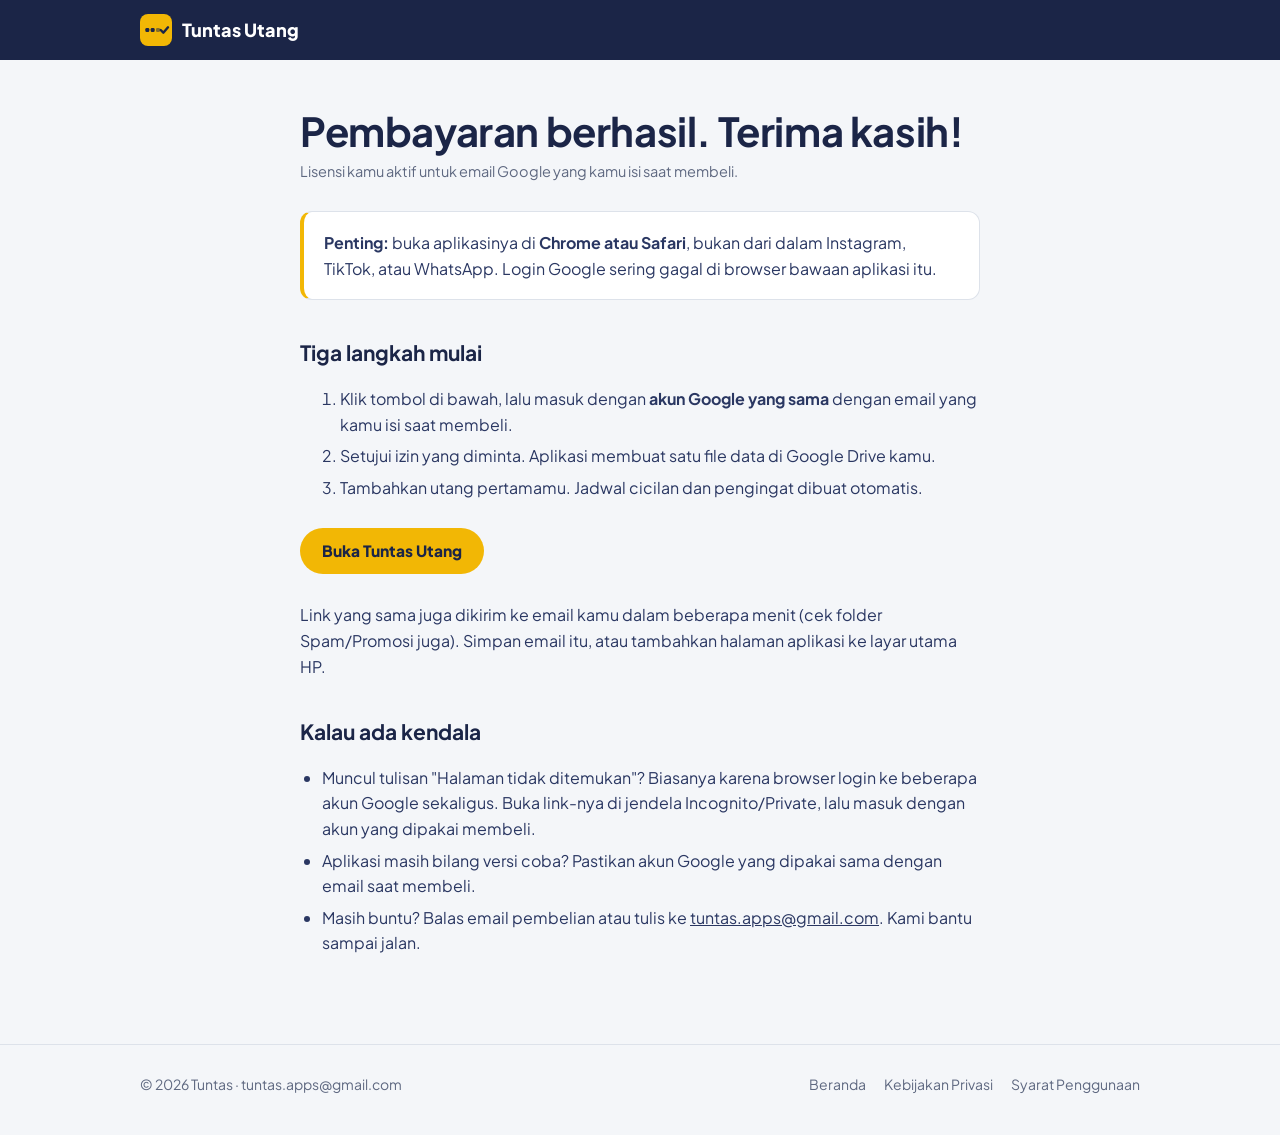
<file: terima-kasih.html>
<!doctype html>
<html lang="id">
<head>
<meta charset="utf-8">
<meta name="viewport" content="width=device-width, initial-scale=1">
<title>Terima Kasih · Tuntas Utang</title>
<meta name="robots" content="noindex">
<link rel="icon" href="logo.svg" type="image/svg+xml">
<link rel="preconnect" href="https://fonts.googleapis.com">
<link rel="preconnect" href="https://fonts.gstatic.com" crossorigin>
<link href="https://fonts.googleapis.com/css2?family=Plus+Jakarta+Sans:wght@400;600;700;800&display=swap" rel="stylesheet">
<link rel="stylesheet" href="gaya.css">
</head>
<body>

<header class="kepala">
  <div class="wadah">
    <a class="merek" href="./" aria-label="Tuntas Utang, beranda">
      <svg viewBox="0 0 48 48" aria-hidden="true"><rect width="48" height="48" rx="12" fill="#F2B705"/><rect x="8" y="21" width="6" height="6" rx="2" fill="#1B2547"/><rect x="16" y="21" width="6" height="6" rx="2" fill="#1B2547"/><rect x="24" y="21" width="6" height="6" rx="2" fill="#1B2547" opacity=".5"/><path d="M31 24l4 4 7-8" fill="none" stroke="#1B2547" stroke-width="3.6" stroke-linecap="round" stroke-linejoin="round"/></svg>
      Tuntas Utang
    </a>
  </div>
</header>

<main class="dok">
  <div class="wadah sempit">
    <h1>Pembayaran berhasil. Terima kasih!</h1>
    <p class="tgl">Lisensi kamu aktif untuk email Google yang kamu isi saat membeli.</p>

    <div class="ringkas">
      <p><b>Penting:</b> buka aplikasinya di <b>Chrome atau Safari</b>, bukan dari dalam Instagram, TikTok, atau WhatsApp. Login Google sering gagal di browser bawaan aplikasi itu.</p>
    </div>

    <h2>Tiga langkah mulai</h2>
    <ol>
      <li>Klik tombol di bawah, lalu masuk dengan <b>akun Google yang sama</b> dengan email yang kamu isi saat membeli.</li>
      <li>Setujui izin yang diminta. Aplikasi membuat satu file data di Google Drive kamu.</li>
      <li>Tambahkan utang pertamamu. Jadwal cicilan dan pengingat dibuat otomatis.</li>
    </ol>

    <p style="margin:28px 0"><a class="tbl" href="https://script.google.com/macros/s/AKfycbxICahEh6MQ4YKMn-XROFSUGWyIgpLUWvzJnH_3L-wqCRPZ5rBn_0hZo0xzUH-0PQu0/exec">Buka Tuntas Utang</a></p>

    <p>Link yang sama juga dikirim ke email kamu dalam beberapa menit (cek folder Spam/Promosi juga). Simpan email itu, atau tambahkan halaman aplikasi ke layar utama HP.</p>

    <h2>Kalau ada kendala</h2>
    <ul>
      <li>Muncul tulisan "Halaman tidak ditemukan"? Biasanya karena browser login ke beberapa akun Google sekaligus. Buka link-nya di jendela Incognito/Private, lalu masuk dengan akun yang dipakai membeli.</li>
      <li>Aplikasi masih bilang versi coba? Pastikan akun Google yang dipakai sama dengan email saat membeli.</li>
      <li>Masih buntu? Balas email pembelian atau tulis ke <a href="mailto:tuntas.apps@gmail.com">tuntas.apps@gmail.com</a>. Kami bantu sampai jalan.</li>
    </ul>
  </div>
</main>

<footer class="kaki">
  <div class="wadah">
    <div>© 2026 Tuntas · <a href="mailto:tuntas.apps@gmail.com">tuntas.apps@gmail.com</a></div>
    <nav aria-label="Kaki">
      <a href="./">Beranda</a>
      <a href="privasi.html">Kebijakan Privasi</a>
      <a href="syarat.html">Syarat Penggunaan</a>
    </nav>
  </div>
</footer>

</body>
</html>
</file>
<file: gaya.css>
:root {
  --kertas: #F4F6F9;
  --putih: #FFFFFF;
  --tinta: #1B2547;
  --tinta-2: #2A3762;
  --lemah: #5E6880;
  --garis: #DDE2EA;
  --kunyit: #F2B705;
  --kunyit-muda: #FDF3CC;
  --lunas: #1E8A5C;
  --telat: #C8401B;
  --font: 'Plus Jakarta Sans', system-ui, -apple-system, 'Segoe UI', Roboto, sans-serif;
  --r: 16px;
  --lebar: 1040px;
}
@media (prefers-color-scheme: dark) {
  :root:not([data-theme="light"]) {
    --kertas: #111729; --putih: #1A2238; --tinta: #E9ECF5; --tinta-2: #C9CFE0; --lemah: #9AA3BC; --garis: #2C3654;
    --kunyit-muda: #3A3216; --lunas: #4CC38A; --telat: #F07A57; color-scheme: dark;
  }
}
:root[data-theme="dark"] {
  --kertas: #111729; --putih: #1A2238; --tinta: #E9ECF5; --tinta-2: #C9CFE0; --lemah: #9AA3BC; --garis: #2C3654;
  --kunyit-muda: #3A3216; --lunas: #4CC38A; --telat: #F07A57; color-scheme: dark;
}

* { box-sizing: border-box; }
html { -webkit-text-size-adjust: 100%; }
body { margin: 0; background: var(--kertas); color: var(--tinta); font-family: var(--font); font-size: 16px; line-height: 1.6; -webkit-font-smoothing: antialiased; }
a { color: inherit; }
img, svg { display: block; }
.wadah { max-width: var(--lebar); margin: 0 auto; padding: 0 20px; }
.sempit { max-width: 720px; }

/* Kepala */
.kepala { position: sticky; top: 0; z-index: 10; background: #1B2547; color: #fff; }
.kepala .wadah { display: flex; align-items: center; justify-content: space-between; gap: 16px; height: 60px; }
.merek { display: flex; align-items: center; gap: 10px; font-weight: 800; font-size: 18px; text-decoration: none; color: #fff; }
.merek svg { width: 32px; height: 32px; }
.navi { display: flex; align-items: center; gap: 18px; font-size: 14.5px; }
.navi a { text-decoration: none; color: #C9CFE0; }
.navi a:hover { color: #fff; }
.navi .tbl { color: #1B2547; }

/* Tombol */
.tbl { display: inline-flex; align-items: center; justify-content: center; gap: 8px; min-height: 46px; padding: 0 22px; border-radius: 999px; background: var(--kunyit); color: #1B2547; font-weight: 800; text-decoration: none; border: 0; font-size: 15.5px; }
.tbl.kecil { min-height: 38px; padding: 0 16px; font-size: 14px; }
.tbl.garis { background: transparent; color: var(--tinta); box-shadow: inset 0 0 0 1.5px var(--garis); }
.tbl:focus-visible, a:focus-visible { outline: 3px solid var(--kunyit); outline-offset: 2px; }

/* Hero */
.hero { background: #1B2547; color: #fff; padding: 56px 0 64px; }
.hero .wadah { display: grid; grid-template-columns: 1.1fr .9fr; gap: 48px; align-items: center; }
.hero h1 { font-size: clamp(32px, 5vw, 52px); line-height: 1.08; letter-spacing: -0.02em; margin: 0 0 18px; }
.hero h1 span { color: var(--kunyit); }
.hero p.lead { font-size: 18px; color: #C9CFE0; margin: 0 0 28px; max-width: 34em; }
.hero .aksi { display: flex; flex-wrap: wrap; gap: 12px; align-items: center; }
.hero .aksi .tbl.garis { color: #fff; box-shadow: inset 0 0 0 1.5px #3B4877; }
.hero .harga { margin-top: 18px; font-size: 14.5px; color: #9AA3BC; }
.hero .harga s { opacity: .8; }
.hero .harga b { color: #fff; }

/* Mockup HP */
.hp { justify-self: center; width: 280px; border-radius: 34px; background: #0E1430; padding: 12px; box-shadow: 0 30px 60px rgba(0,0,0,.35); }
.hp-layar { border-radius: 24px; background: #F4F6F9; color: #1B2547; overflow: hidden; }
.hp-atas { background: #1B2547; color: #fff; padding: 12px 14px; display: flex; align-items: center; gap: 8px; font-weight: 800; font-size: 14px; }
.hp-atas svg { width: 22px; height: 22px; }
.hp-isi { padding: 14px; display: grid; gap: 10px; font-size: 12px; }
.hp-label { color: #5E6880; font-weight: 600; }
.hp-angka { font-size: 26px; font-weight: 800; letter-spacing: -0.02em; line-height: 1.1; }
.hp-jalur { display: flex; gap: 3px; }
.hp-jalur i { flex: 1; height: 10px; border-radius: 3px; background: #fff; box-shadow: inset 0 0 0 1px #DDE2EA; }
.hp-jalur i.l { background: #F2B705; box-shadow: none; }
.hp-jalur i.t { background: #C8401B; box-shadow: none; }
.hp-kartu { background: #fff; border-radius: 12px; border: 1px solid #DDE2EA; }
.hp-baris { display: flex; align-items: center; gap: 10px; padding: 10px 12px; border-top: 1px solid #DDE2EA; }
.hp-baris:first-child { border-top: 0; }
.hp-no { width: 22px; height: 22px; border-radius: 50%; background: #1B2547; color: #fff; display: grid; place-items: center; font-weight: 800; font-size: 11px; flex: none; }
.hp-no.k { background: #F2B705; color: #1B2547; }
.hp-baris b { display: block; font-size: 12.5px; }
.hp-baris small { color: #5E6880; font-size: 11px; }
.hp-baris .kanan { margin-left: auto; font-weight: 800; font-size: 12px; }

/* Bagian */
.bagian { padding: 64px 0; }
.bagian h2 { font-size: clamp(24px, 3.4vw, 34px); line-height: 1.15; letter-spacing: -0.01em; margin: 0 0 12px; }
.bagian p.sub { color: var(--lemah); margin: 0 0 32px; max-width: 40em; }
.kisi { display: grid; grid-template-columns: repeat(3, 1fr); gap: 16px; }
.kartu { background: var(--putih); border: 1px solid var(--garis); border-radius: var(--r); padding: 22px; }
.kartu h3 { margin: 0 0 6px; font-size: 17px; }
.kartu p { margin: 0; color: var(--lemah); font-size: 15px; }
.ikon { width: 40px; height: 40px; border-radius: 12px; background: var(--kunyit-muda); display: grid; place-items: center; margin-bottom: 14px; }
.ikon svg { width: 22px; height: 22px; stroke: var(--tinta); }

.langkah { counter-reset: n; display: grid; grid-template-columns: repeat(4, 1fr); gap: 16px; list-style: none; padding: 0; margin: 0; }
.langkah li { counter-increment: n; background: var(--putih); border: 1px solid var(--garis); border-radius: var(--r); padding: 22px; }
.langkah li::before { content: counter(n); display: grid; place-items: center; width: 32px; height: 32px; border-radius: 50%; background: #1B2547; color: #fff; font-weight: 800; margin-bottom: 12px; }
.langkah b { display: block; margin-bottom: 4px; }
.langkah span { color: var(--lemah); font-size: 15px; }

.privasi-blok { background: var(--putih); border: 1px solid var(--garis); border-radius: var(--r); padding: 28px; display: grid; grid-template-columns: 1fr 1fr; gap: 28px; }
.privasi-blok ul { margin: 0; padding-left: 20px; display: grid; gap: 8px; color: var(--tinta-2); }

.faq details { background: var(--putih); border: 1px solid var(--garis); border-radius: 14px; padding: 0 18px; margin-bottom: 10px; }
.faq summary { cursor: pointer; font-weight: 700; padding: 16px 0; list-style: none; }
.faq summary::-webkit-details-marker { display: none; }
.faq summary::after { content: '+'; float: right; font-weight: 800; color: var(--lemah); }
.faq details[open] summary::after { content: '–'; }
.faq details p { margin: 0 0 16px; color: var(--lemah); }

.cta { background: var(--kunyit-muda); border-radius: 24px; padding: 40px; text-align: center; }
.cta h2 { margin-bottom: 8px; }
.cta p { color: var(--tinta-2); margin: 0 0 22px; }

/* Dokumen (privasi/syarat) */
.dok { padding: 48px 0 72px; }
.dok h1 { font-size: clamp(28px, 4vw, 40px); line-height: 1.15; margin: 0 0 6px; letter-spacing: -0.01em; }
.dok .tgl { color: var(--lemah); font-size: 14.5px; margin: 0 0 28px; }
.dok h2 { font-size: 21px; margin: 36px 0 10px; }
.dok h3 { font-size: 17px; margin: 22px 0 6px; }
.dok p, .dok li { color: var(--tinta-2); }
.dok ul { padding-left: 22px; }
.dok li { margin-bottom: 6px; }
.dok .ringkas { background: var(--putih); border: 1px solid var(--garis); border-left: 4px solid var(--kunyit); border-radius: 12px; padding: 18px 20px; }
.dok .ringkas p { margin: 0; }
.dok table { width: 100%; border-collapse: collapse; background: var(--putih); border: 1px solid var(--garis); border-radius: 12px; overflow: hidden; font-size: 15px; display: block; overflow-x: auto; }
.dok th, .dok td { text-align: left; padding: 12px 14px; border-top: 1px solid var(--garis); vertical-align: top; }
.dok thead th { border-top: 0; background: var(--kertas); font-size: 13.5px; color: var(--lemah); }
.dok code { font-size: 13.5px; background: var(--kertas); padding: 1px 6px; border-radius: 6px; word-break: break-all; }
.bahasa { display: inline-flex; gap: 6px; margin-bottom: 20px; font-size: 14px; }
.bahasa a { padding: 4px 12px; border-radius: 999px; border: 1px solid var(--garis); text-decoration: none; }
.pemisah { border: 0; border-top: 1px solid var(--garis); margin: 56px 0 40px; }

/* Kaki */
.kaki { border-top: 1px solid var(--garis); padding: 28px 0 40px; font-size: 14px; color: var(--lemah); }
.kaki .wadah { display: flex; flex-wrap: wrap; justify-content: space-between; gap: 16px; }
.kaki nav { display: flex; flex-wrap: wrap; gap: 18px; }
.kaki a { text-decoration: none; }
.kaki a:hover { text-decoration: underline; }

@media (max-width: 860px) {
  .hero .wadah { grid-template-columns: 1fr; gap: 40px; }
  .kisi { grid-template-columns: 1fr; }
  .langkah { grid-template-columns: 1fr 1fr; }
  .privasi-blok { grid-template-columns: 1fr; }
}
@media (max-width: 560px) {
  .navi a:not(.tbl) { display: none; }
  .langkah { grid-template-columns: 1fr; }
  .hero { padding: 40px 0 48px; }
  .bagian { padding: 48px 0; }
  .cta { padding: 28px 20px; }
  .privasi-blok { padding: 20px; }
}
</file>
